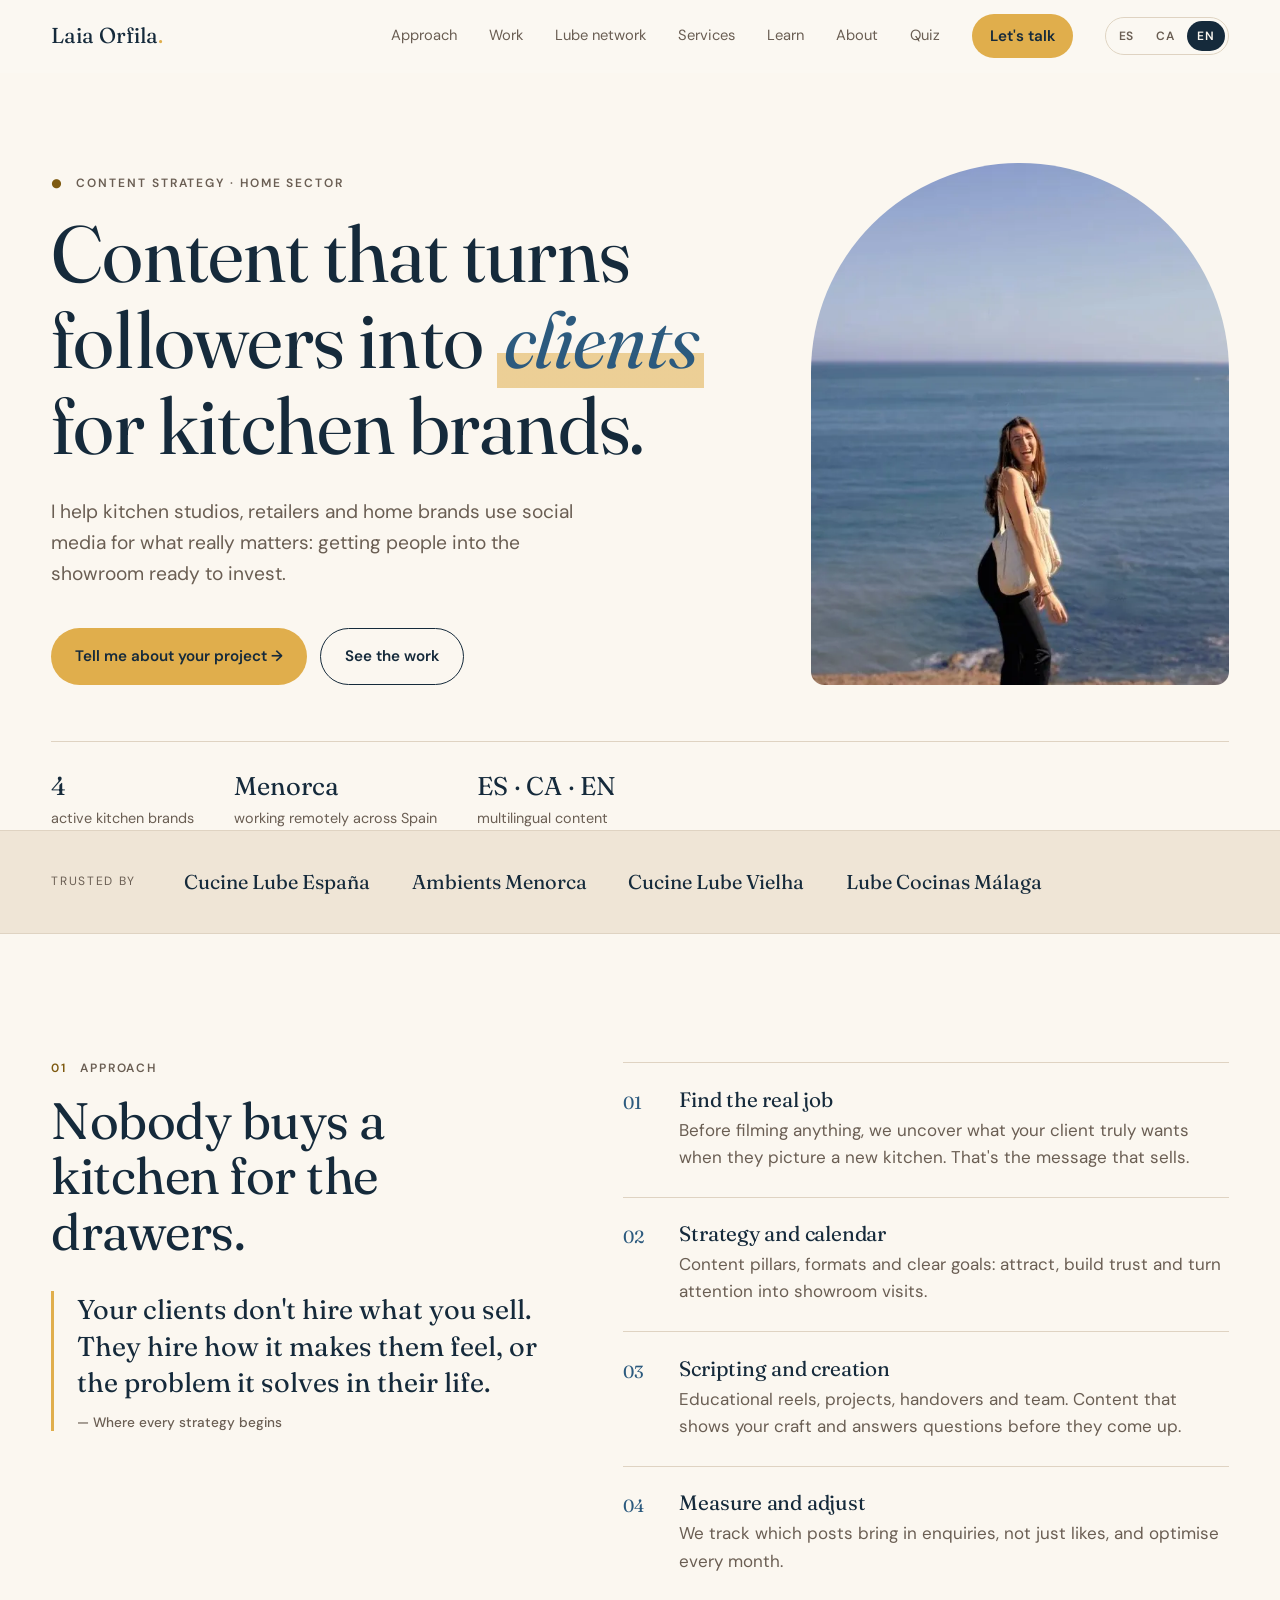
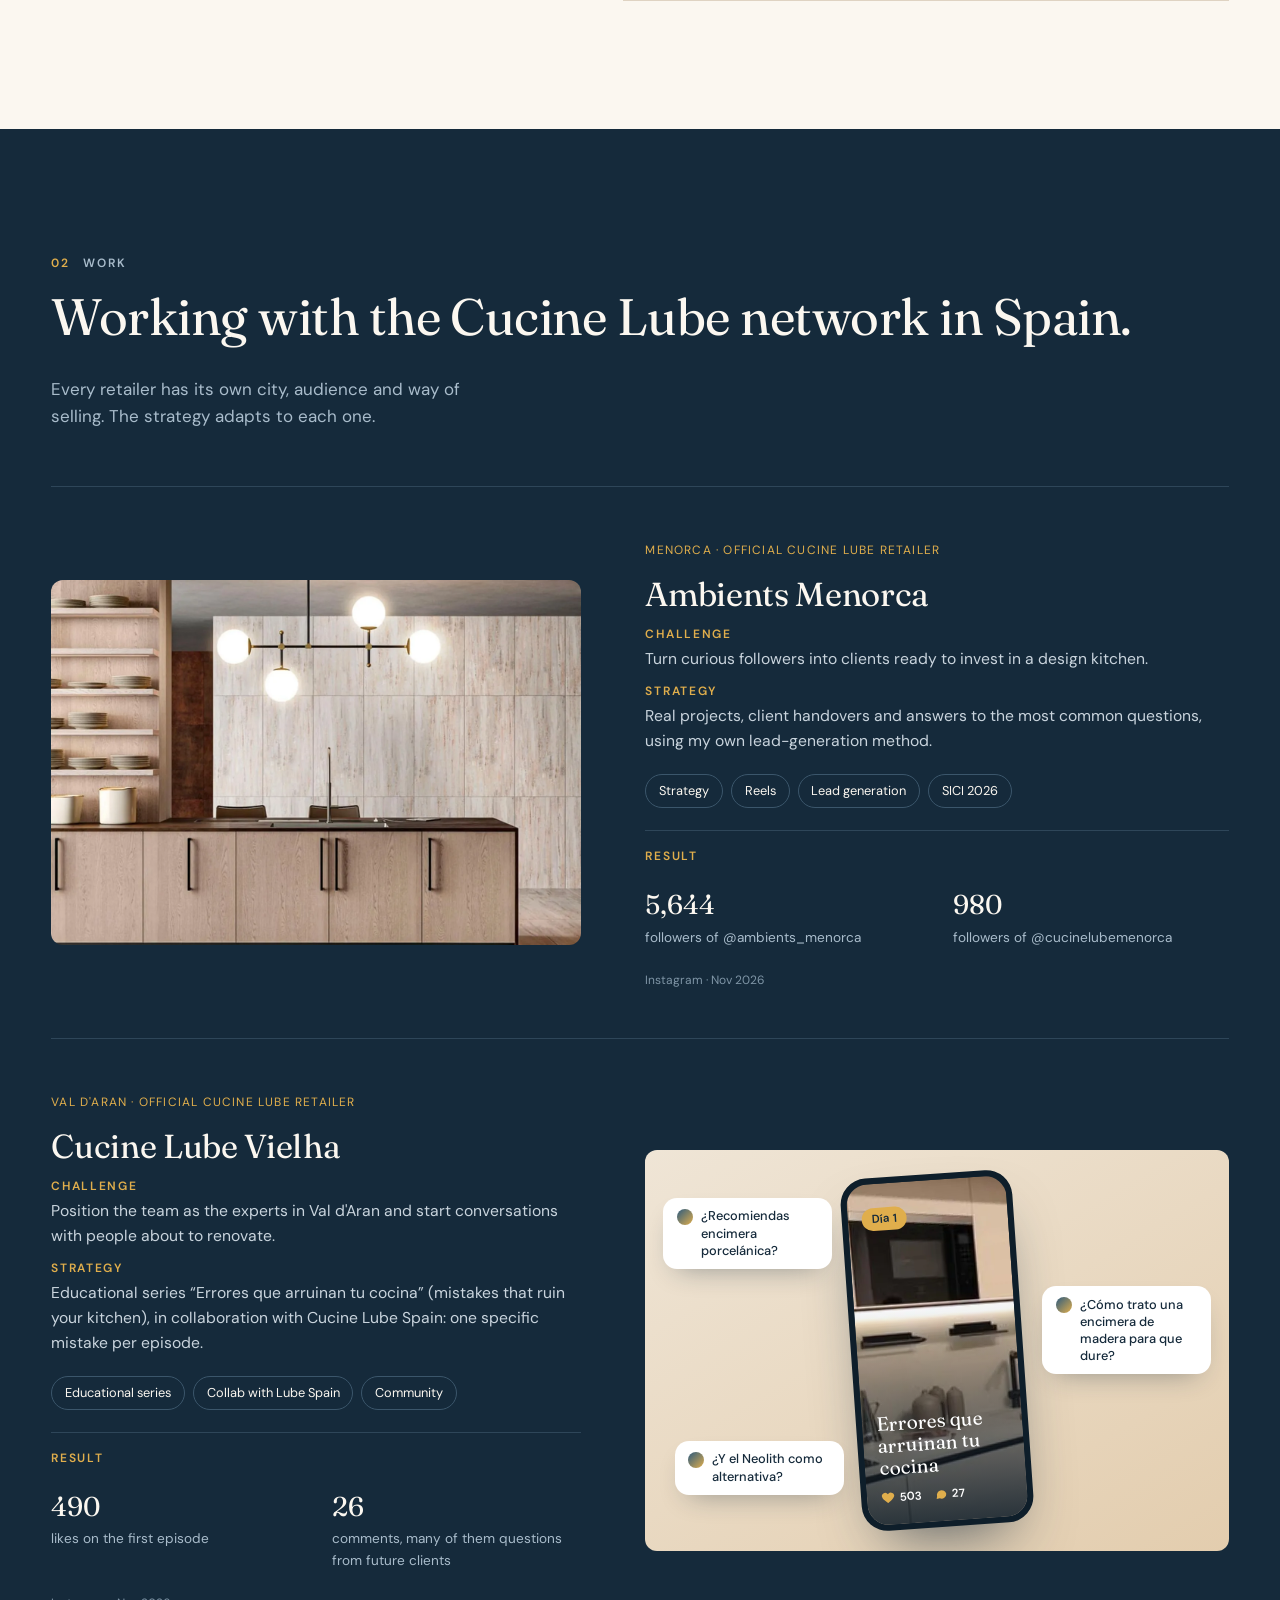
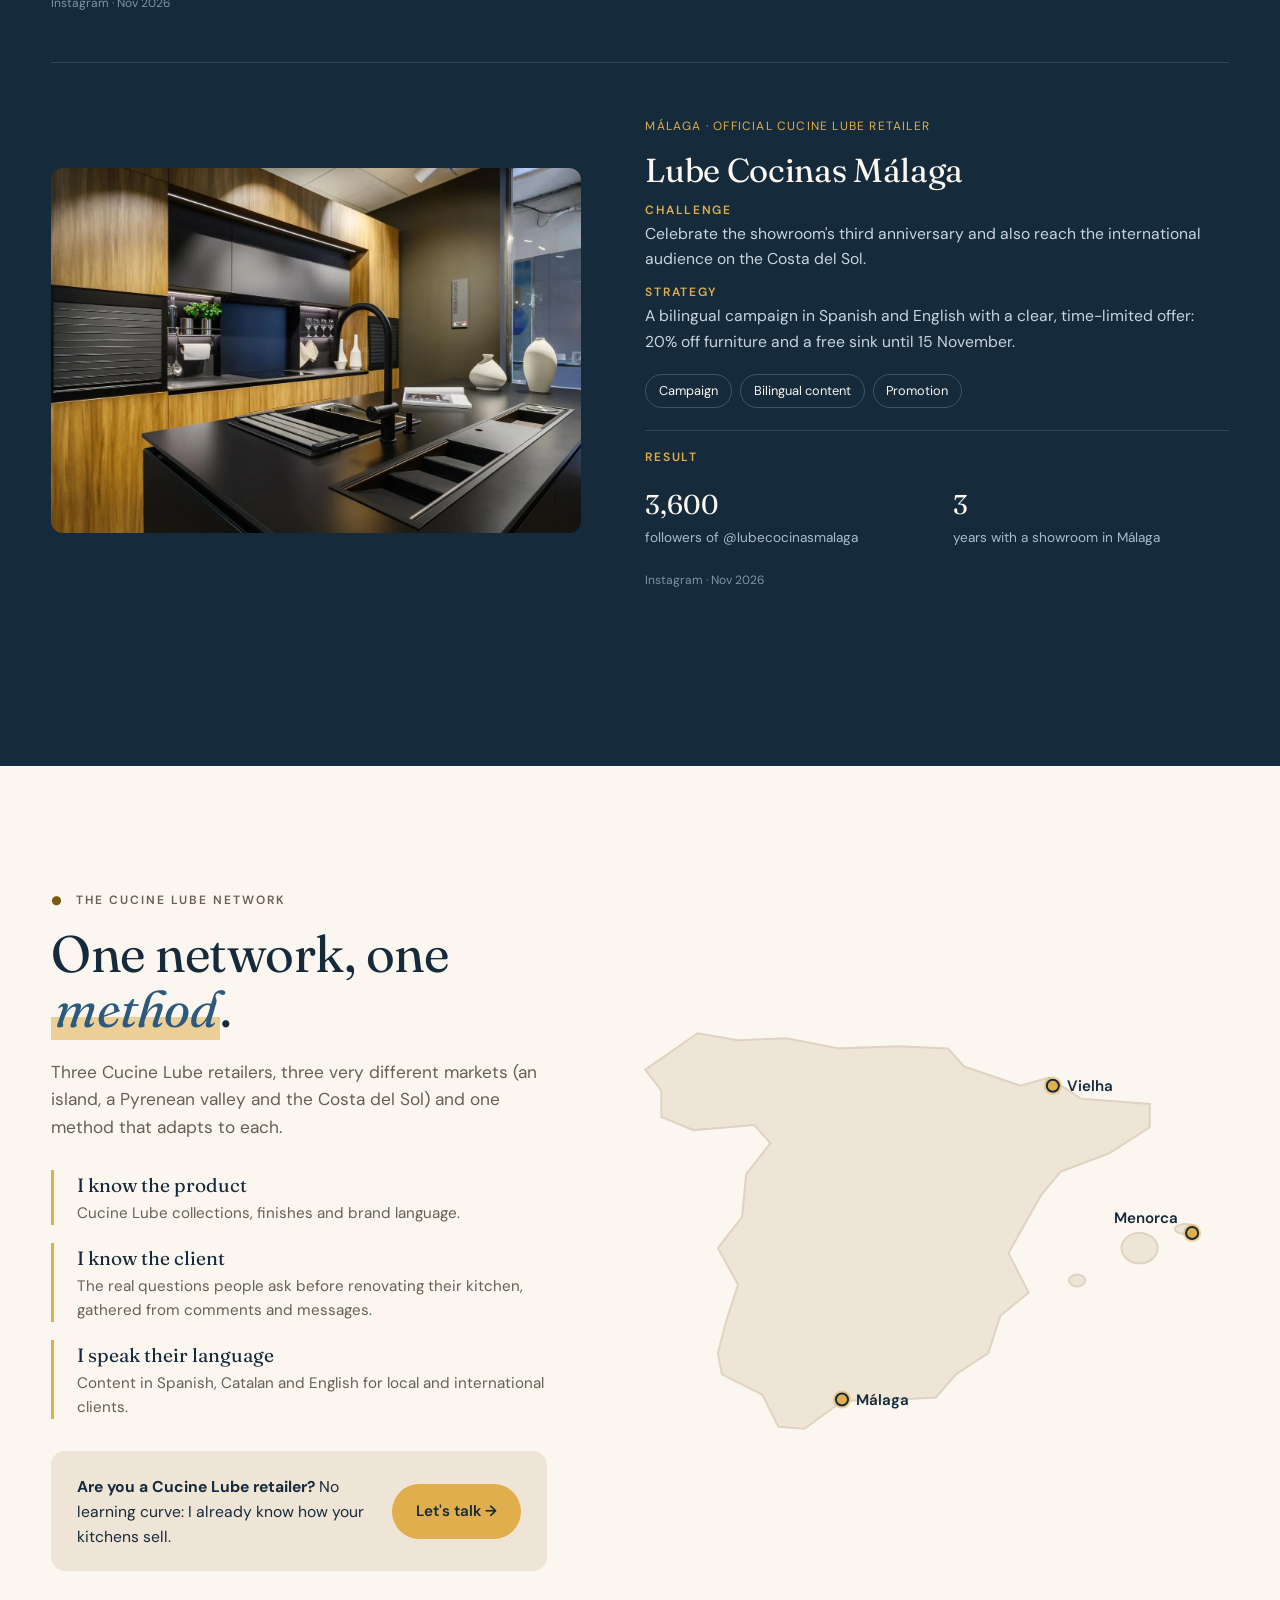
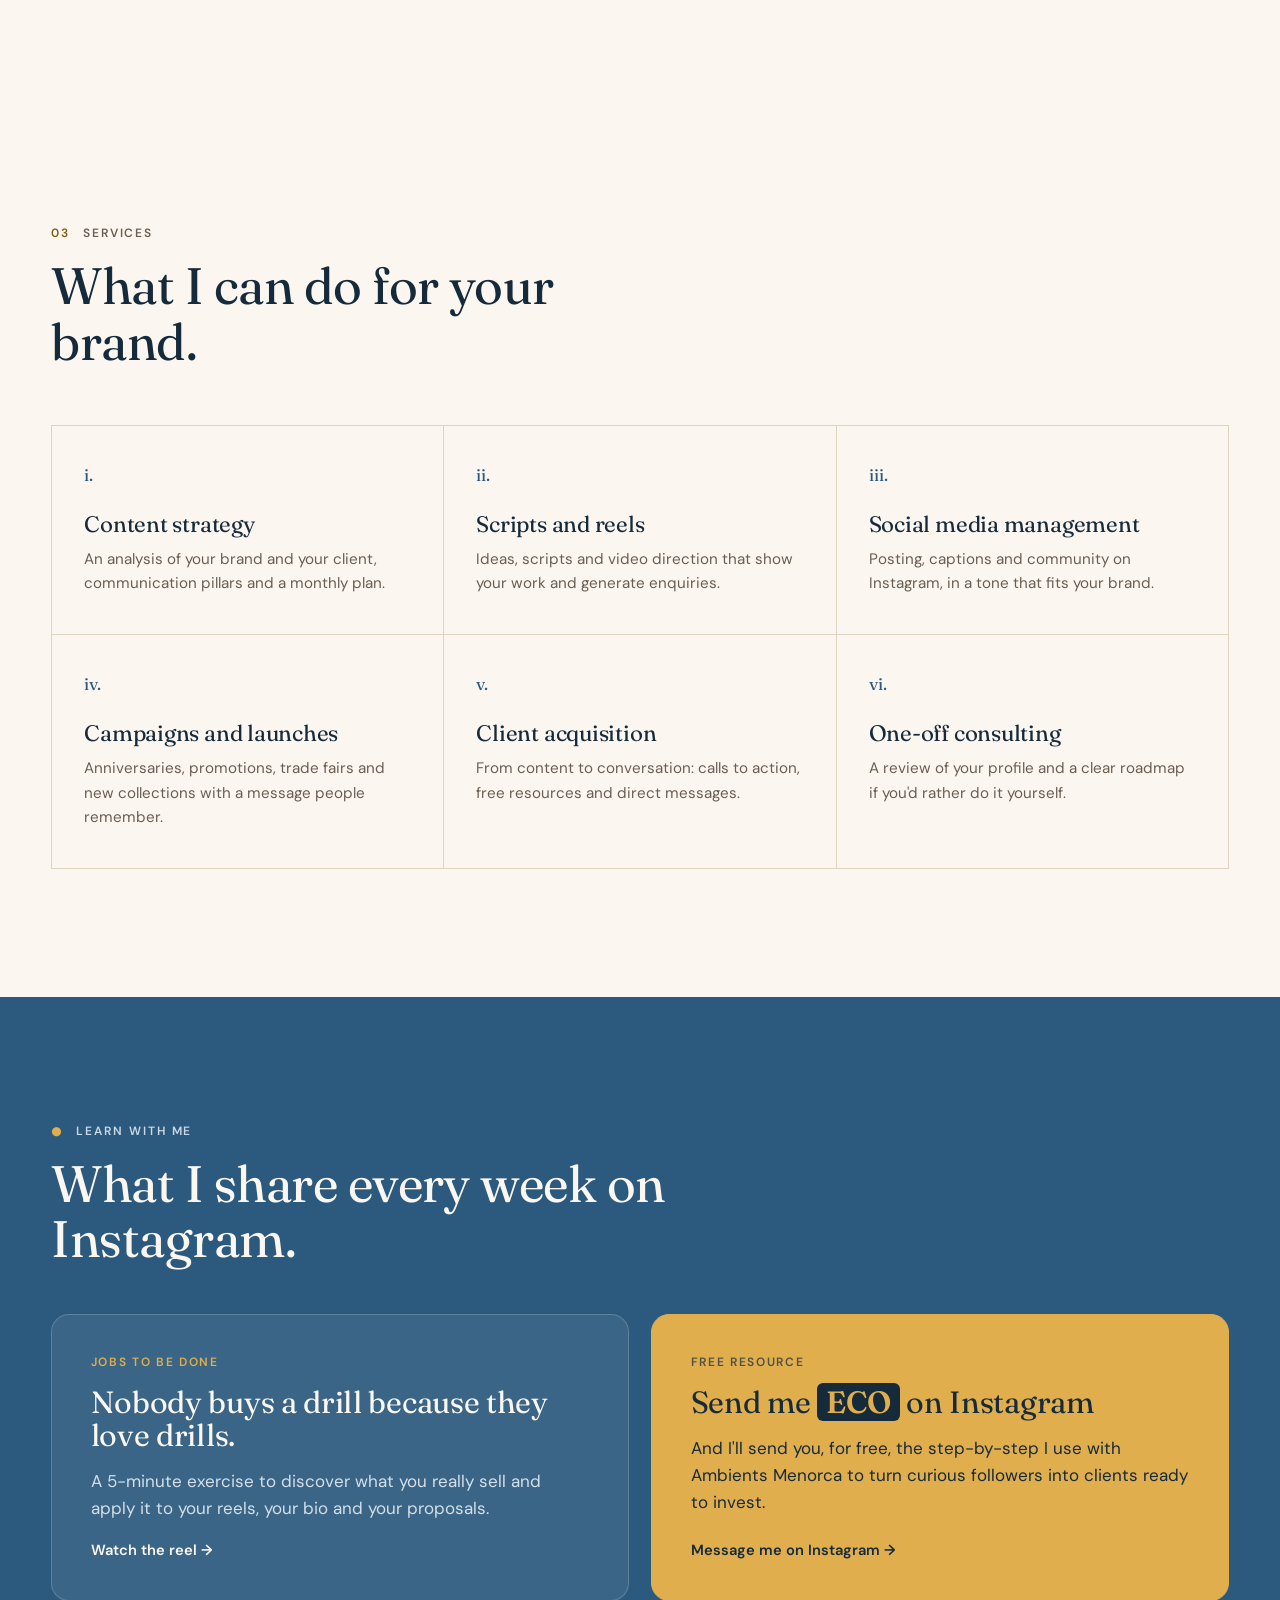
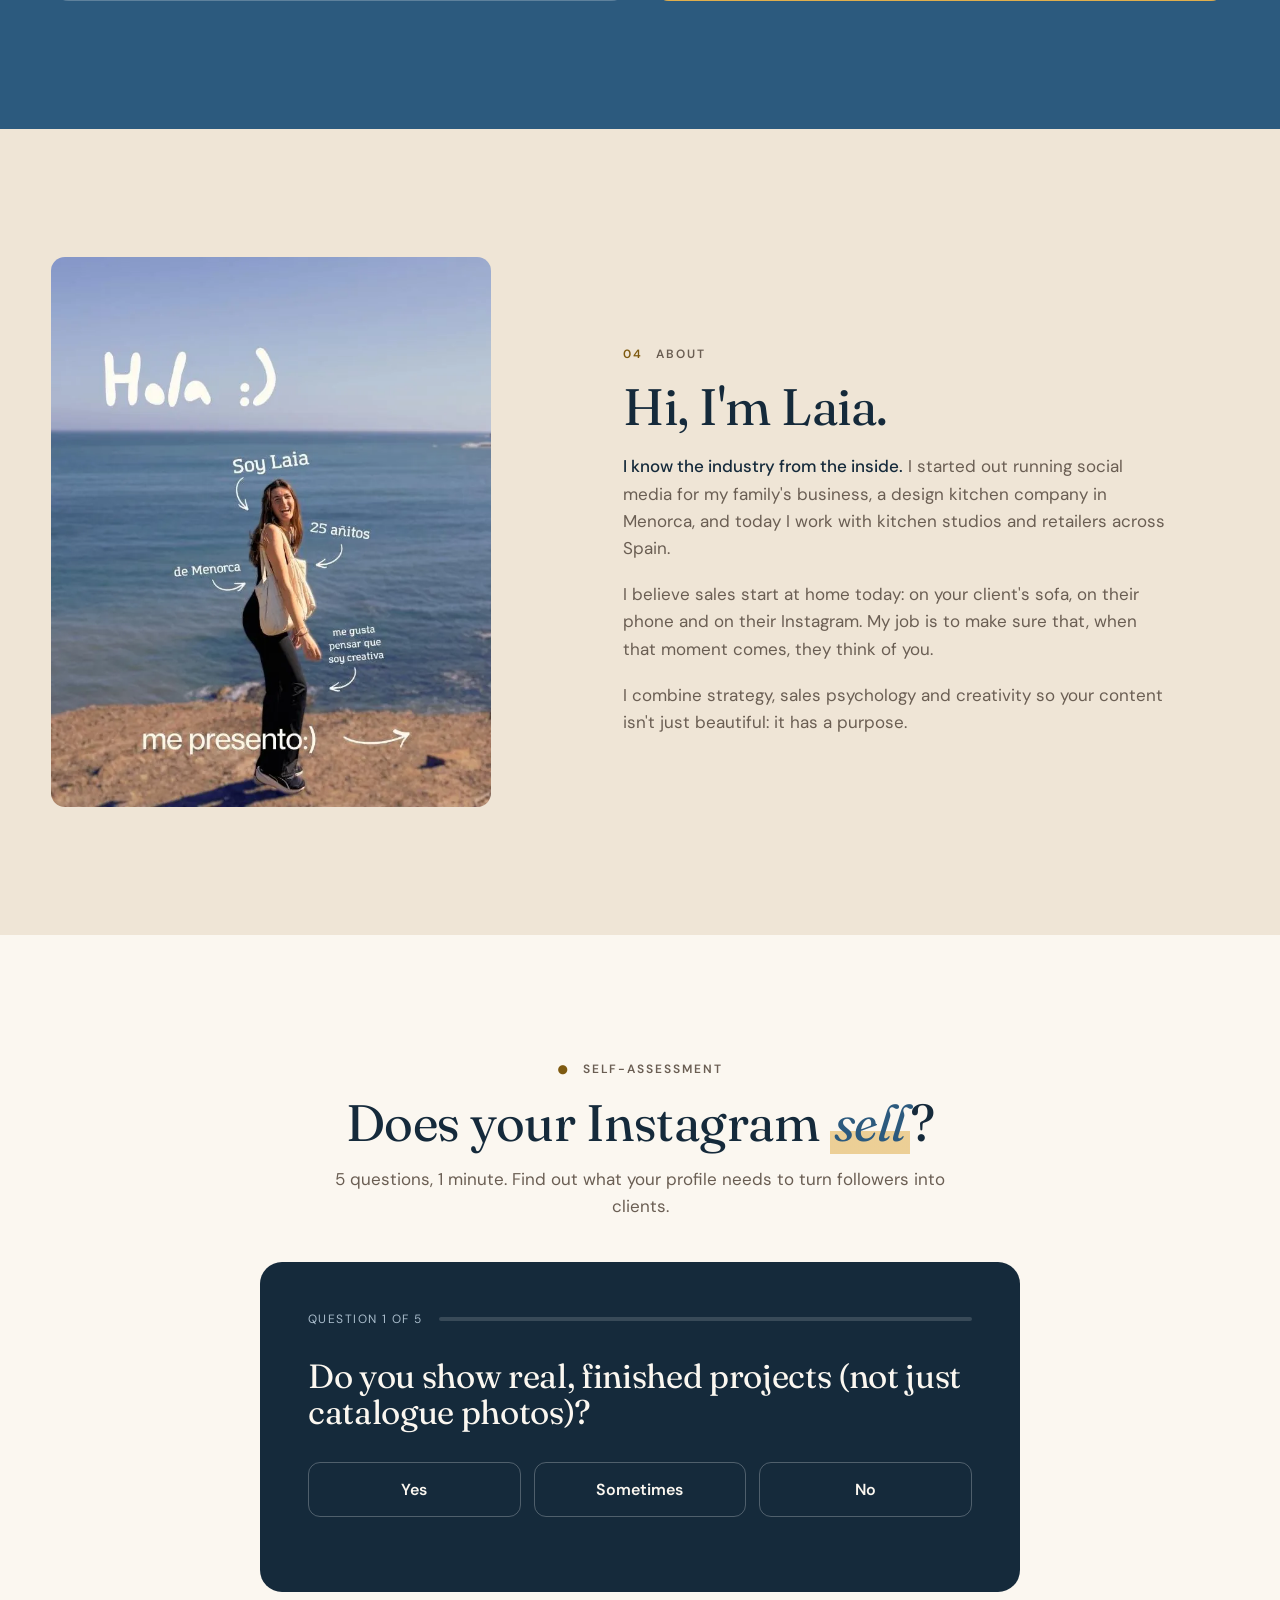
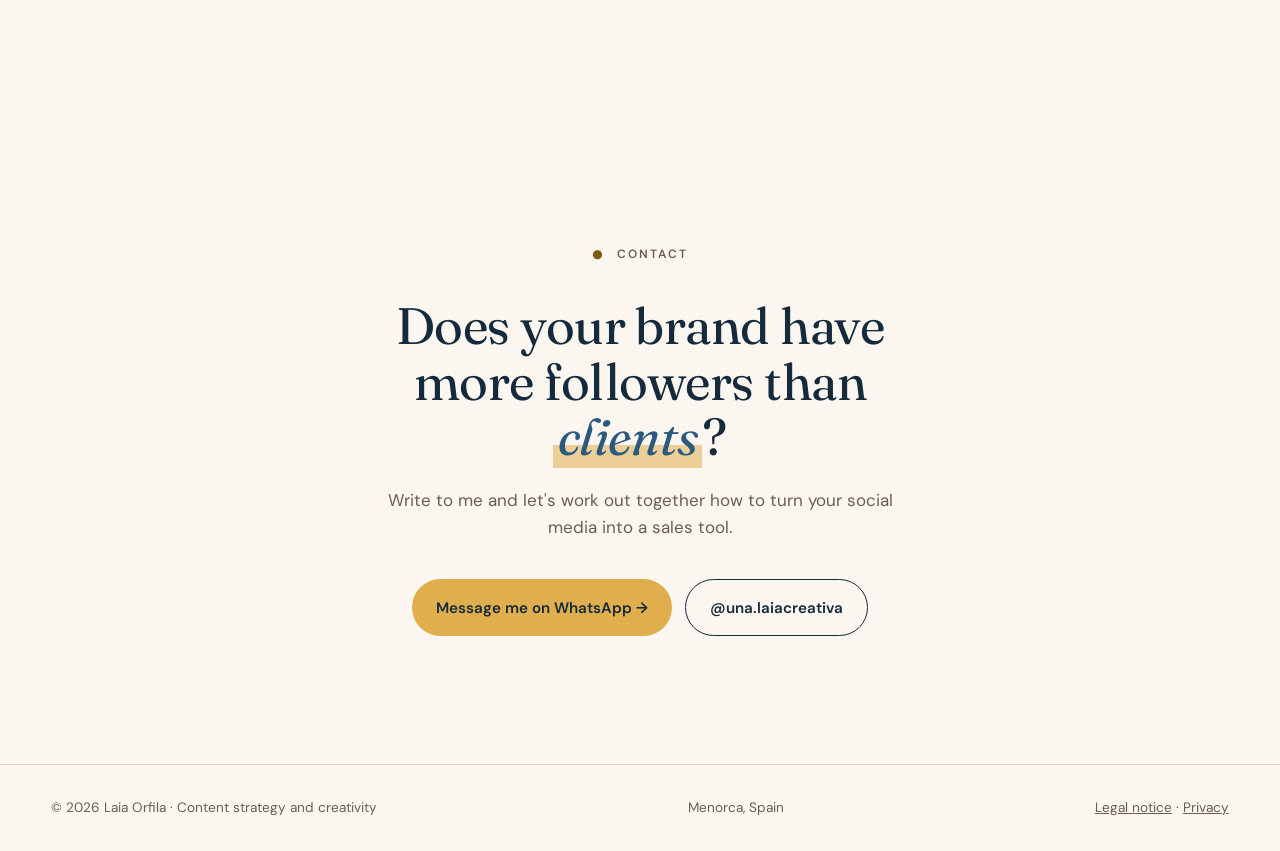
<file: index.html>
<!DOCTYPE html>
<html lang="es">
<head>
<meta charset="UTF-8">
<meta name="viewport" content="width=device-width, initial-scale=1">
<title>Laia Orfila · Estrategia de contenido para marcas del hogar</title>
<meta name="description" content="Estrategia de contenido y creatividad para estudios de cocina, distribuidores y marcas del sector hogar.">
<!-- PENDIENTE (versión de prueba): fotos de Laia, cifras de resultados por caso, permiso de las marcas, email de contacto. Busca la clase .tbd -->
<meta name="theme-color" content="#152A3B">
<link rel="icon" href="data:image/svg+xml,%3Csvg xmlns='http://www.w3.org/2000/svg' viewBox='0 0 64 64'%3E%3Crect width='64' height='64' rx='14' fill='%23152A3B'/%3E%3Ctext x='32' y='46' font-family='Georgia,serif' font-size='40' text-anchor='middle' fill='%23E0AE4C'%3EL%3C/text%3E%3C/svg%3E">
<!-- URL pública (GitHub Pages). Si se usa un dominio propio, cambiar aquí, en og:url, og:image y sitemap.xml -->
<link rel="canonical" href="https://josemaleon.github.io/portfolio-laia/">
<meta property="og:url" content="https://josemaleon.github.io/portfolio-laia/">
<meta property="og:type" content="website">
<meta property="og:title" content="Laia Orfila · Estrategia de contenido para marcas del hogar">
<meta property="og:description" content="Contenido que convierte seguidores en clientes para estudios y distribuidores de cocinas de diseño.">
<meta property="og:image" content="https://josemaleon.github.io/portfolio-laia/img/og.jpg">
<meta property="og:image:width" content="1200"><meta property="og:image:height" content="630">
<meta property="og:locale" content="es_ES"><meta property="og:locale:alternate" content="ca_ES"><meta property="og:locale:alternate" content="en_GB">
<meta name="twitter:card" content="summary_large_image">
<script type="application/ld+json">{"@context":"https://schema.org","@type":"ProfessionalService","name":"Laia Orfila · Estrategia de contenido","description":"Estrategia de contenido y creatividad para estudios de cocina, distribuidores y marcas del sector hogar.","founder":{"@type":"Person","name":"Laia Orfila"},"address":{"@type":"PostalAddress","addressRegion":"Menorca","addressCountry":"ES"},"areaServed":"ES","knowsLanguage":["es","ca","en"],"url":"https://josemaleon.github.io/portfolio-laia/","image":"https://josemaleon.github.io/portfolio-laia/img/og.jpg","sameAs":["https://www.instagram.com/una.laiacreativa/"]}</script>
<link rel="preconnect" href="https://fonts.googleapis.com">
<link rel="preconnect" href="https://fonts.gstatic.com" crossorigin>
<link href="https://fonts.googleapis.com/css2?family=Fraunces:opsz,wght@9..144,300;9..144,400;9..144,600&family=DM+Sans:wght@400;500;600&display=swap" rel="stylesheet">
<link rel="stylesheet" href="css/estilos.css">
</head>
<body>

<a class="skip" href="#contenido" data-i18n="skip">Saltar al contenido</a>
<nav id="nav">
  <div class="wrap">
    <a href="#" class="logo">Laia Orfila<span>.</span></a>
    <div class="links">
      <a href="#metodo" data-i18n="nav.m">Método</a>
      <a href="#casos" data-i18n="nav.c">Casos</a>
      <a href="#red" data-i18n="nav.r">Red Lube</a>
      <a href="#servicios" data-i18n="nav.s">Servicios</a>
      <a href="#aprende" data-i18n="nav.e">Aprende</a>
      <a href="#sobre-mi" data-i18n="nav.a">Sobre mí</a>
      <a href="#test" data-i18n="nav.t">Test</a>
      <a href="https://wa.link/pn85h8" class="btn btn-dark" target="_blank" rel="noopener" data-i18n="nav.cta">Hablemos</a>
      <div class="lang" role="group" aria-label="Idioma / Language"><button data-lang="es">ES</button><button data-lang="ca">CA</button><button data-lang="en">EN</button></div>
      <button class="menu-btn" aria-label="Menú" aria-expanded="false" aria-controls="mnav"><span></span><span></span><span></span></button>
    </div>
  </div>
  <div class="mnav" id="mnav" hidden><a href="#metodo" data-i18n="nav.m">Método</a><a href="#casos" data-i18n="nav.c">Casos</a><a href="#red" data-i18n="nav.r">Red Lube</a><a href="#servicios" data-i18n="nav.s">Servicios</a><a href="#aprende" data-i18n="nav.e">Aprende</a><a href="#sobre-mi" data-i18n="nav.a">Sobre mí</a><a href="#test" data-i18n="nav.t">Test</a></div>
</nav>

<header class="hero" id="contenido" tabindex="-1">
  <div class="wrap hero-grid">
    <div class="r">
      <p class="eyebrow" data-i18n="h.eye"><b>●</b> Estrategia de contenido · Sector hogar</p>
      <h1 style="margin-top:1.4rem" data-i18n="h.h1">Contenido que convierte seguidores en <em>clientes</em> para marcas de cocina.</h1>
      <p class="lead" data-i18n="h.lead">Ayudo a estudios de cocina, distribuidores y marcas del hogar a usar sus redes para lo que importa: que la gente entre en el showroom con ganas de invertir.</p>
      <div class="cta-row">
        <a href="https://wa.link/pn85h8" class="btn btn-dark" target="_blank" rel="noopener" data-i18n="h.b1">Cuéntame tu proyecto →</a>
        <a href="#casos" class="btn btn-line" data-i18n="h.b2">Ver casos</a>
      </div>
    </div>
    <div class="photo r has-img"><img src="img/laia.webp" alt="Laia Orfila sonriendo junto al mar en la costa de Menorca" width="592" height="740" fetchpriority="high"></div>
  </div>
  <div class="wrap hero-meta r">
    <div data-i18n="meta1"><strong>4</strong>marcas de cocina activas</div>
    <div data-i18n="meta2"><strong>Menorca</strong>trabajo en remoto, toda España</div>
    <div data-i18n="meta3"><strong>ES · CA · EN</strong>contenido multilingüe</div>
  </div>
</header>

<div class="clients">
  <div class="wrap">
    <small data-i18n="cli">Han confiado en mí</small>
    <ul>
      <li>Cucine Lube España</li>
      <li>Ambients Menorca</li>
      <li>Cucine Lube Vielha</li>
      <li>Lube Cocinas Málaga</li>
    </ul>
  </div>
</div>

<section id="metodo">
  <div class="wrap split">
    <div class="r">
      <p class="eyebrow" data-i18n="m.eye"><b>01</b> Método</p>
      <h2 style="margin-top:1.2rem" data-i18n="m.h2">Nadie compra una cocina por los cajones.</h2>
      <p class="quote" data-i18n="m.q">Tu cliente no contrata lo que vendes, sino lo que le hace sentir o le resuelve en su vida.<small>— Así empieza cada estrategia</small></p>
    </div>
    <ol class="steps r">
      <li><div data-i18n="m.s1"><h3>Encontrar el trabajo real</h3><p>Antes de grabar nada, descubrimos qué quiere de verdad tu cliente cuando piensa en una cocina nueva. Ahí está el mensaje que vende.</p></div></li>
      <li><div data-i18n="m.s2"><h3>Estrategia y calendario</h3><p>Pilares de contenido, formatos y objetivos claros: atraer, generar confianza y convertir en visitas al showroom.</p></div></li>
      <li><div data-i18n="m.s3"><h3>Guion y creación</h3><p>Reels educativos, proyectos, entregas y equipo. Contenido que muestra tu oficio y responde las dudas antes de que lleguen.</p></div></li>
      <li><div data-i18n="m.s4"><h3>Medir y ajustar</h3><p>Revisamos qué publicaciones generan consultas, no solo likes, y optimizamos cada mes.</p></div></li>
    </ol>
  </div>
</section>

<section class="cases" id="casos">
  <div class="wrap">
    <div class="cases-head r">
      <div>
        <p class="eyebrow" data-i18n="c.eye"><b>02</b> Casos</p>
        <h2 style="margin-top:1.2rem" data-i18n="c.h2">Trabajo con la red de Cucine Lube en España.</h2>
      </div>
      <p data-i18n="c.p">Cada distribuidor tiene su ciudad, su público y su manera de vender. La estrategia se adapta a cada uno.</p>
    </div>

    <article class="case r">
      <div class="case-visual"><img src="img/caso-menorca-hd.webp" alt="Cocina Cucine Lube de madera clara con isla y lámpara de globos, del catálogo de Ambients Menorca" width="1400" height="963" loading="lazy" decoding="async"></div>
      <div>
        <span class="tag" data-i18n="k1.tag">Menorca · Distribuidor oficial Cucine Lube</span>
        <h3>Ambients Menorca</h3>
        <div class="rer" data-i18n="k1.p"><div><b>Reto</b>Convertir seguidores curiosos en clientes dispuestos a invertir en una cocina de diseño.</div><div><b>Estrategia</b>Proyectos reales, entregas a clientes y respuestas a las dudas más frecuentes, con un método propio de captación.</div></div>
        <ul class="chips" data-i18n="k1.ch"><li>Estrategia</li><li>Reels</li><li>Captación</li><li>SICI 2026</li></ul>
        <div class="result" data-i18n="k1.r"><div class="lbl">Resultado</div><div><strong data-count="5697">5.697</strong>seguidores de @ambients_menorca</div><div><strong data-count="989">989</strong>seguidores de @cucinelubemenorca</div><div class="src">Instagram · nov. 2026</div></div>
      </div>
    </article>

    <article class="case r">
      <div class="case-visual phone-scene" role="img" aria-label="Reel de la serie Errores que arruinan tu cocina con 503 me gusta, 27 comentarios y preguntas de seguidores">
          <div class="phone"><div class="screen">
            <em class="pill">Día 1</em>
            <strong class="ttl">Errores que arruinan tu cocina</strong>
            <div class="stats"><i><svg viewBox="0 0 24 24"><path d="M12 21s-7-4.6-9.5-9A5.5 5.5 0 0 1 12 6a5.5 5.5 0 0 1 9.5 6c-2.5 4.4-9.5 9-9.5 9z"/></svg>503</i><i><svg viewBox="0 0 24 24"><path d="M21 12a8 8 0 0 1-11.6 7.1L4 20l1-4.6A8 8 0 1 1 21 12z"/></svg>27</i></div>
          </div></div>
          <p class="q q1">¿Recomiendas encimera porcelánica?</p>
          <p class="q q2">¿Cómo trato una encimera de madera para que dure?</p>
          <p class="q q3">¿Y el Neolith como alternativa?</p>
        </div>
      <div>
        <span class="tag" data-i18n="k2.tag">Val d'Aran · Distribuidor oficial Cucine Lube</span>
        <h3>Cucine Lube Vielha</h3>
        <div class="rer" data-i18n="k2.p"><div><b>Reto</b>Posicionar al equipo como experto en la Val d'Aran y abrir conversación con quien está a punto de reformar.</div><div><b>Estrategia</b>Serie educativa “Errores que arruinan tu cocina”, en colaboración con Cucine Lube España: un error concreto en cada capítulo.</div></div>
        <ul class="chips" data-i18n="k2.ch"><li>Serie educativa</li><li>Colaboración con Lube España</li><li>Comunidad</li></ul>
        <div class="result" data-i18n="k2.r"><div class="lbl">Resultado</div><div><strong data-count="503">503</strong>me gusta en el primer capítulo</div><div><strong data-count="27">27</strong>comentarios, muchos con preguntas de futuros clientes</div><div class="src">Instagram · nov. 2026</div></div>
      </div>
    </article>

    <article class="case r">
      <div class="case-visual"><img src="img/caso-malaga-hd.webp" alt="Cocina Cucine Lube con isla negra y muebles de madera en el showroom de Lube Cocinas Málaga" width="1400" height="963" loading="lazy" decoding="async"></div>
      <div>
        <span class="tag" data-i18n="k3.tag">Málaga · Distribuidor oficial Cucine Lube</span>
        <h3>Lube Cocinas Málaga</h3>
        <div class="rer" data-i18n="k3.p"><div><b>Reto</b>Celebrar el tercer aniversario del showroom y llegar también al público internacional de la Costa del Sol.</div><div><b>Estrategia</b>Campaña bilingüe, en castellano e inglés, con una oferta clara y limitada en el tiempo: 20 % en muebles y fregadero de regalo hasta el 15 de noviembre.</div></div>
        <ul class="chips" data-i18n="k3.ch"><li>Campaña</li><li>Contenido bilingüe</li><li>Promoción</li></ul>
        <div class="result" data-i18n="k3.r"><div class="lbl">Resultado</div><div><strong data-count="3819">3.819</strong>seguidores de @lubecocinasmalaga</div><div><strong data-count="3">3</strong>años de showroom en Málaga</div><div class="src">Instagram · nov. 2026</div></div>
      </div>
    </article>
  </div>
</section>

<section class="net" id="red">
  <div class="wrap split">
    <div class="r">
      <p class="eyebrow" data-i18n="net.eye"><b>●</b> Red Cucine Lube</p>
      <h2 style="margin-top:1.2rem" data-i18n="net.h2">Una red, un <em>método</em>.</h2>
      <p class="net-lead" data-i18n="net.p">Tres distribuidores de Cucine Lube, tres mercados muy distintos (una isla, un valle del Pirineo y la Costa del Sol) y un mismo método que se adapta a cada uno.</p>
      <ul class="pillars">
        <li data-i18n="net.l1"><strong>Conozco el producto</strong>Colecciones, acabados y lenguaje de marca de Cucine Lube.</li>
        <li data-i18n="net.l2"><strong>Conozco al cliente</strong>Las dudas reales de quien va a reformar su cocina, recogidas en comentarios y mensajes.</li>
        <li data-i18n="net.l3"><strong>Hablo su idioma</strong>Contenido en castellano, catalán e inglés para clientes locales e internacionales.</li>
      </ul>
      <div class="net-cta">
        <p data-i18n="net.cta"><strong>¿Eres distribuidor de Cucine Lube?</strong> Empezamos sin curva de aprendizaje: ya sé cómo se vende tu cocina.</p>
        <a href="https://wa.link/pn85h8" class="btn btn-dark" target="_blank" rel="noopener" data-i18n="net.b">Hablemos →</a>
      </div>
    </div>
    <div class="map r"><svg viewBox="0 0 600 440" role="img" aria-label="Mapa de España con Menorca, Vielha y Málaga"><path d="M22 62 L74 26 L114 33 L162 31 L214 41 L274 39 L322 41 L338 59 L394 78 L422 70 L454 91 L522 96 L522 119 L482 145 L434 163 L414 187 L382 244 L402 283 L374 306 L362 343 L330 364 L310 387 L254 390 L218 390 L180 418 L154 416 L138 384 L98 364 L94 343 L102 312 L114 275 L94 239 L118 208 L122 166 L146 135 L130 117 L70 122 L38 109 L38 83 Z" class="land"/><g class="land"><ellipse cx="512" cy="239" rx="18" ry="15"/><ellipse cx="558" cy="220" rx="11" ry="5"/><ellipse cx="450" cy="271" rx="8" ry="6"/></g><g transform="translate(564 224)"><circle class="pulse" r="9"/><circle r="6" class="dot"/><text x="-14" y="-10" text-anchor="end">Menorca</text></g><g transform="translate(426 78)"><circle class="pulse" r="9"/><circle r="6" class="dot"/><text x="14" y="5" text-anchor="start">Vielha</text></g><g transform="translate(217 389)"><circle class="pulse" r="9"/><circle r="6" class="dot"/><text x="14" y="5" text-anchor="start">Málaga</text></g></svg></div>
  </div>
</section>

<section id="servicios">
  <div class="wrap">
    <div class="r">
      <p class="eyebrow" data-i18n="s.eye"><b>03</b> Servicios</p>
      <h2 style="margin-top:1.2rem;max-width:18ch" data-i18n="s.h2">Lo que puedo hacer por tu marca.</h2>
    </div>
    <div class="svc-grid r">
      <div class="svc" data-i18n="sv1"><span class="n">i.</span><h3>Estrategia de contenido</h3><p>Análisis de tu marca y tu cliente, pilares de comunicación y plan mensual.</p></div>
      <div class="svc" data-i18n="sv2"><span class="n">ii.</span><h3>Guiones y reels</h3><p>Ideas, guiones y dirección de vídeos que enseñan tu trabajo y generan consultas.</p></div>
      <div class="svc" data-i18n="sv3"><span class="n">iii.</span><h3>Gestión de redes</h3><p>Publicación, copys y comunidad en Instagram, con un tono coherente con tu marca.</p></div>
      <div class="svc" data-i18n="sv4"><span class="n">iv.</span><h3>Campañas y lanzamientos</h3><p>Aniversarios, promociones, ferias y nuevas colecciones con un mensaje que se recuerde.</p></div>
      <div class="svc" data-i18n="sv5"><span class="n">v.</span><h3>Captación de clientes</h3><p>Del contenido a la conversación: llamadas a la acción, recursos gratuitos y mensajes directos.</p></div>
      <div class="svc" data-i18n="sv6"><span class="n">vi.</span><h3>Consultoría puntual</h3><p>Revisión de tu perfil y una hoja de ruta clara si prefieres hacerlo tú.</p></div>
    </div>
  </div>
</section>

<section class="edu" id="aprende">
  <div class="wrap">
    <div class="r"><p class="eyebrow" data-i18n="edu.eye"><b>●</b> Aprende conmigo</p><h2 style="margin-top:1.2rem;max-width:20ch" data-i18n="edu.h2">Lo que comparto cada semana en Instagram.</h2></div>
    <div class="edu-grid r">
      <a class="edu-card" href="https://www.instagram.com/una.laiacreativa/reel/DZnEpezMc6M/" target="_blank" rel="noopener" data-i18n="edu.c1"><span class="k">Jobs To Be Done</span><h3>Nadie compra un taladro porque le encante el taladro.</h3><p>Un ejercicio de 5 minutos para descubrir qué vendes de verdad y aplicarlo a tus reels, tu bio y tus propuestas.</p><span class="more">Ver el reel →</span></a>
      <a class="edu-card eco" href="https://ig.me/m/una.laiacreativa" target="_blank" rel="noopener" data-i18n="edu.c2"><span class="k">Recurso gratuito</span><h3>Escríbeme <b>ECO</b> en Instagram</h3><p>Y te mando gratis el paso a paso que uso con Ambients Menorca para convertir seguidores curiosos en clientes dispuestos a invertir.</p><span class="more">Escribir por Instagram →</span></a>
    </div>
  </div>
</section>

<section class="about" id="sobre-mi">
  <div class="wrap split">
    <div class="photo r has-img"><img src="img/laia-hola.webp" alt="Presentación de Laia en Instagram: Hola, soy Laia, 25 añitos, de Menorca, me gusta pensar que soy creativa" width="712" height="890" loading="lazy" decoding="async"></div>
    <div class="r">
      <p class="eyebrow" data-i18n="a.eye"><b>04</b> Sobre mí</p>
      <h2 style="margin-top:1.2rem" data-i18n="a.h2">Hola, soy Laia.</h2>
      <p data-i18n="a.p1"><strong>Conozco el sector desde dentro.</strong> Empecé gestionando las redes sociales de la empresa familiar, dedicada al diseño de cocinas en Menorca, y hoy trabajo con estudios y distribuidores de cocinas de diseño de toda España.</p>
      <p data-i18n="a.p2">Creo que hoy la venta empieza en casa: en el sofá de tu cliente, en su móvil y en su Instagram. Mi trabajo es que, cuando llegue ese momento, piense en ti.</p>
      <p data-i18n="a.p3">Combino estrategia, psicología de venta y creatividad para que tu contenido no solo sea bonito, sino que tenga un propósito.</p>
    </div>
  </div>
</section>

<section class="quiz" id="test">
  <div class="wrap">
    <div class="quiz-head r">
      <p class="eyebrow" data-i18n="quiz.eye"><b>●</b> Autodiagnóstico</p>
      <h2 data-i18n="quiz.h2">¿Tu Instagram <em>vende</em>?</h2>
      <p data-i18n="quiz.p">5 preguntas, 1 minuto. Descubre qué le falta a tu perfil para convertir seguidores en clientes.</p>
    </div>
    <div class="qz-card r" id="qz" aria-live="polite"></div>
  </div>
</section>

<section class="final">
  <div class="wrap r">
    <p class="eyebrow" data-i18n="f.eye"><b>●</b> Contacto</p>
    <h2 data-i18n="f.h2">¿Tu marca tiene más seguidores que <em>clientes</em>?</h2>
    <p data-i18n="f.p">Escríbeme y vemos juntos cómo convertir tus redes en una herramienta de venta.</p>
    <div class="cta-row">
      <a href="https://wa.link/pn85h8" class="btn btn-dark" target="_blank" rel="noopener" data-i18n="f.b1">Escríbeme por WhatsApp →</a>
      <a href="https://www.instagram.com/una.laiacreativa/" class="btn btn-line" target="_blank" rel="noopener">@una.laiacreativa</a>
    </div>
  </div>
</section>

<a class="wa-float" href="https://wa.link/pn85h8" target="_blank" rel="noopener" aria-label="Escribir a Laia por WhatsApp"><svg viewBox="0 0 261 262" aria-hidden="true"><path fill-rule="evenodd" d="M72 78 L67 86 L66 92 L65 93 L65 109 L66 110 L67 116 L73 128 L79 137 L91 151 L91 152 L103 164 L122 178 L136 185 L141 186 L144 188 L146 188 L153 191 L158 191 L159 192 L170 192 L171 191 L174 191 L183 187 L192 179 L195 171 L195 161 L193 159 L187 156 L185 156 L168 147 L166 147 L165 146 L161 147 L157 153 L148 163 L141 162 L126 154 L118 148 L108 138 L97 122 L97 119 L107 107 L108 105 L108 101 L106 98 L106 96 L103 91 L103 89 L101 86 L101 84 L98 79 L98 77 L96 73 L94 71 L91 71 L90 70 L83 70 L78 72ZM213 30 L196 18 L180 10 L178 10 L175 8 L173 8 L166 5 L163 5 L158 3 L154 3 L153 2 L147 2 L146 1 L134 1 L133 0 L128 0 L127 1 L114 1 L113 2 L108 2 L107 3 L103 3 L102 4 L95 5 L91 7 L88 7 L66 17 L46 31 L31 46 L20 61 L11 78 L8 88 L6 91 L6 94 L5 95 L5 98 L3 103 L3 107 L2 108 L2 114 L1 115 L1 145 L2 146 L2 152 L3 153 L3 157 L4 158 L5 165 L6 166 L9 177 L18 196 L17 197 L17 200 L13 211 L12 218 L10 222 L9 229 L7 233 L7 236 L4 244 L4 247 L3 248 L3 251 L1 255 L0 261 L15 258 L19 256 L30 254 L34 252 L37 252 L38 251 L53 248 L54 247 L64 245 L65 244 L69 244 L78 249 L80 249 L83 251 L85 251 L95 255 L98 255 L103 257 L107 257 L108 258 L114 258 L115 259 L145 259 L146 258 L157 257 L158 256 L169 254 L172 252 L180 250 L194 243 L214 229 L229 214 L243 194 L249 182 L249 180 L254 169 L254 166 L255 165 L256 158 L257 157 L257 153 L258 152 L258 147 L259 146 L259 133 L260 132 L260 127 L259 126 L259 114 L258 113 L257 102 L256 101 L256 98 L254 94 L254 91 L253 90 L252 85 L242 64 L230 47ZM199 46 L214 61 L224 75 L231 89 L231 91 L235 101 L235 104 L237 109 L237 115 L238 116 L238 144 L237 145 L237 150 L236 151 L235 159 L234 160 L232 168 L230 171 L230 173 L225 183 L213 200 L200 213 L183 225 L168 232 L166 232 L162 234 L159 234 L155 236 L151 236 L150 237 L145 237 L144 238 L116 238 L115 237 L105 236 L104 235 L98 234 L97 233 L92 232 L89 230 L87 230 L71 221 L66 222 L65 223 L62 223 L61 224 L58 224 L54 226 L39 229 L31 232 L30 231 L30 229 L33 221 L34 214 L36 210 L37 203 L39 199 L40 190 L35 183 L30 173 L30 171 L28 168 L28 166 L26 162 L26 159 L24 155 L23 145 L22 144 L22 116 L23 115 L24 105 L25 104 L26 98 L27 97 L28 92 L30 89 L30 87 L38 72 L46 61 L60 47 L77 35 L92 28 L94 28 L101 25 L109 24 L110 23 L115 23 L116 22 L128 22 L129 21 L131 21 L132 22 L144 22 L145 23 L151 23 L152 24 L159 25 L160 26 L171 29 L185 36Z"/></svg></a>

<footer>
  <div class="wrap">
    <span data-i18n="ft1">© 2026 Laia Orfila · Estrategia de contenido y creatividad</span>
    <span data-i18n="ft2">Menorca, España</span>
    <span data-i18n="ft3"><a href="aviso-legal.html">Aviso legal</a> · <a href="privacidad.html">Privacidad</a></span>
  </div>
</footer>

<script src="js/idiomas.js"></script>
<script src="js/main.js"></script>
</body>
</html>
</file>
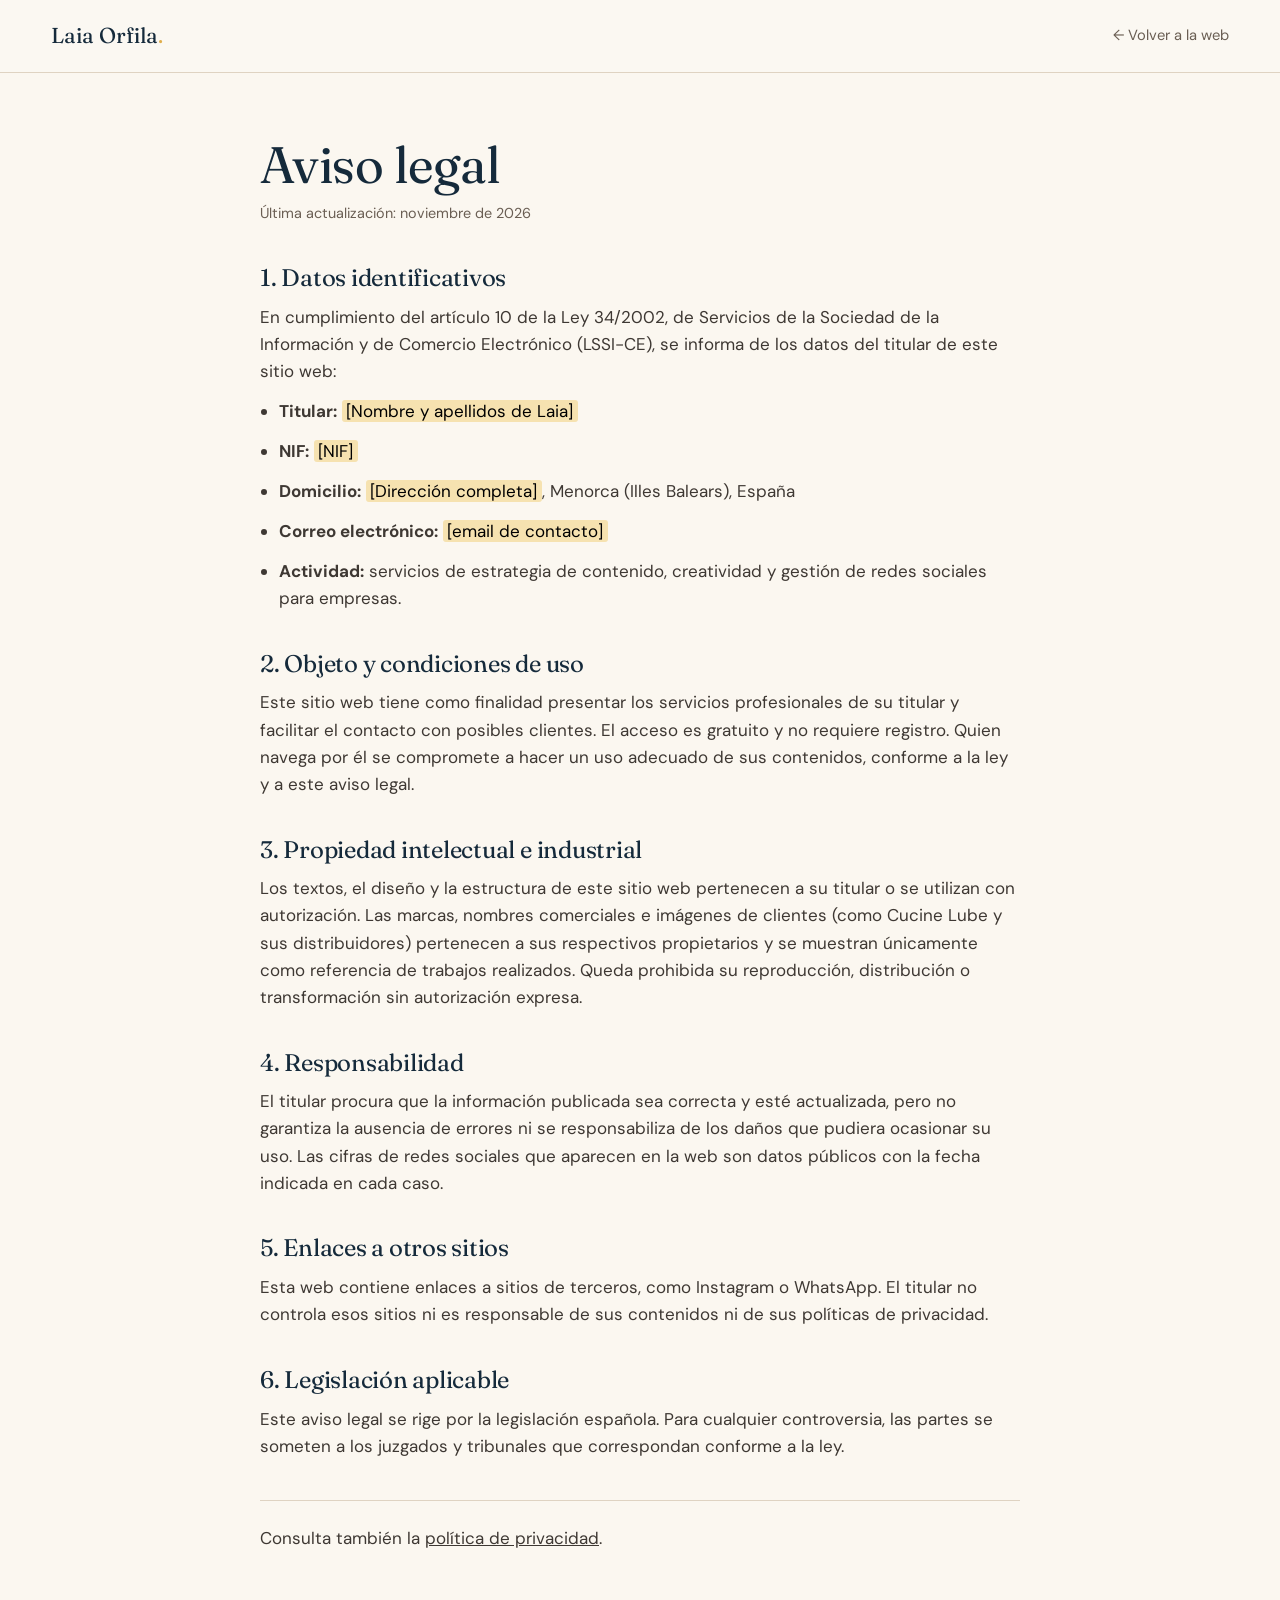
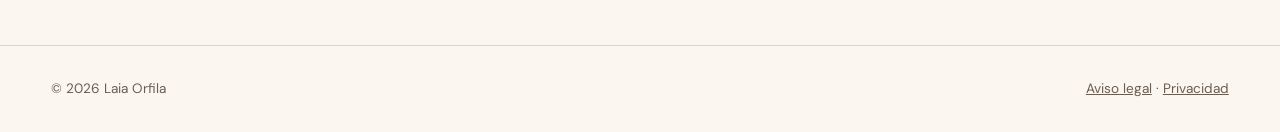
<file: aviso-legal.html>
<!DOCTYPE html>
<html lang="es">
<head>
<meta charset="UTF-8">
<meta name="viewport" content="width=device-width, initial-scale=1">
<title>Aviso legal · Laia Orfila</title>
<meta name="robots" content="noindex, follow">
<meta name="theme-color" content="#152A3B">
<link rel="icon" href="data:image/svg+xml,%3Csvg xmlns='http://www.w3.org/2000/svg' viewBox='0 0 64 64'%3E%3Crect width='64' height='64' rx='14' fill='%23152A3B'/%3E%3Ctext x='32' y='46' font-family='Georgia,serif' font-size='40' text-anchor='middle' fill='%23E0AE4C'%3EL%3C/text%3E%3C/svg%3E">
<link rel="preconnect" href="https://fonts.googleapis.com">
<link rel="preconnect" href="https://fonts.gstatic.com" crossorigin>
<link href="https://fonts.googleapis.com/css2?family=Fraunces:opsz,wght@9..144,300;9..144,400;9..144,600&family=DM+Sans:wght@400;500;600&display=swap" rel="stylesheet">
<link rel="stylesheet" href="css/estilos.css">
</head>
<body class="legal">
<!-- BORRADOR: completar los datos marcados en amarillo y revisar con un profesional antes de publicar -->
<nav class="scrolled"><div class="wrap"><a href="./" class="logo">Laia Orfila<span>.</span></a><a href="./" class="back">← Volver a la web</a></div></nav>

<main class="wrap legal-body">
  <h1>Aviso legal</h1>
  <p class="upd">Última actualización: noviembre de 2026</p>

  <h2>1. Datos identificativos</h2>
  <p>En cumplimiento del artículo 10 de la Ley 34/2002, de Servicios de la Sociedad de la Información y de Comercio Electrónico (LSSI-CE), se informa de los datos del titular de este sitio web:</p>
  <ul>
    <li><strong>Titular:</strong> <mark>[Nombre y apellidos de Laia]</mark></li>
    <li><strong>NIF:</strong> <mark>[NIF]</mark></li>
    <li><strong>Domicilio:</strong> <mark>[Dirección completa]</mark>, Menorca (Illes Balears), España</li>
    <li><strong>Correo electrónico:</strong> <mark>[email de contacto]</mark></li>
    <li><strong>Actividad:</strong> servicios de estrategia de contenido, creatividad y gestión de redes sociales para empresas.</li>
  </ul>

  <h2>2. Objeto y condiciones de uso</h2>
  <p>Este sitio web tiene como finalidad presentar los servicios profesionales de su titular y facilitar el contacto con posibles clientes. El acceso es gratuito y no requiere registro. Quien navega por él se compromete a hacer un uso adecuado de sus contenidos, conforme a la ley y a este aviso legal.</p>

  <h2>3. Propiedad intelectual e industrial</h2>
  <p>Los textos, el diseño y la estructura de este sitio web pertenecen a su titular o se utilizan con autorización. Las marcas, nombres comerciales e imágenes de clientes (como Cucine Lube y sus distribuidores) pertenecen a sus respectivos propietarios y se muestran únicamente como referencia de trabajos realizados. Queda prohibida su reproducción, distribución o transformación sin autorización expresa.</p>

  <h2>4. Responsabilidad</h2>
  <p>El titular procura que la información publicada sea correcta y esté actualizada, pero no garantiza la ausencia de errores ni se responsabiliza de los daños que pudiera ocasionar su uso. Las cifras de redes sociales que aparecen en la web son datos públicos con la fecha indicada en cada caso.</p>

  <h2>5. Enlaces a otros sitios</h2>
  <p>Esta web contiene enlaces a sitios de terceros, como Instagram o WhatsApp. El titular no controla esos sitios ni es responsable de sus contenidos ni de sus políticas de privacidad.</p>

  <h2>6. Legislación aplicable</h2>
  <p>Este aviso legal se rige por la legislación española. Para cualquier controversia, las partes se someten a los juzgados y tribunales que correspondan conforme a la ley.</p>

  <p class="see">Consulta también la <a href="privacidad.html">política de privacidad</a>.</p>
</main>

<footer><div class="wrap"><span>© 2026 Laia Orfila</span><span><a href="aviso-legal.html">Aviso legal</a> · <a href="privacidad.html">Privacidad</a></span></div></footer>
</body>
</html>
</file>
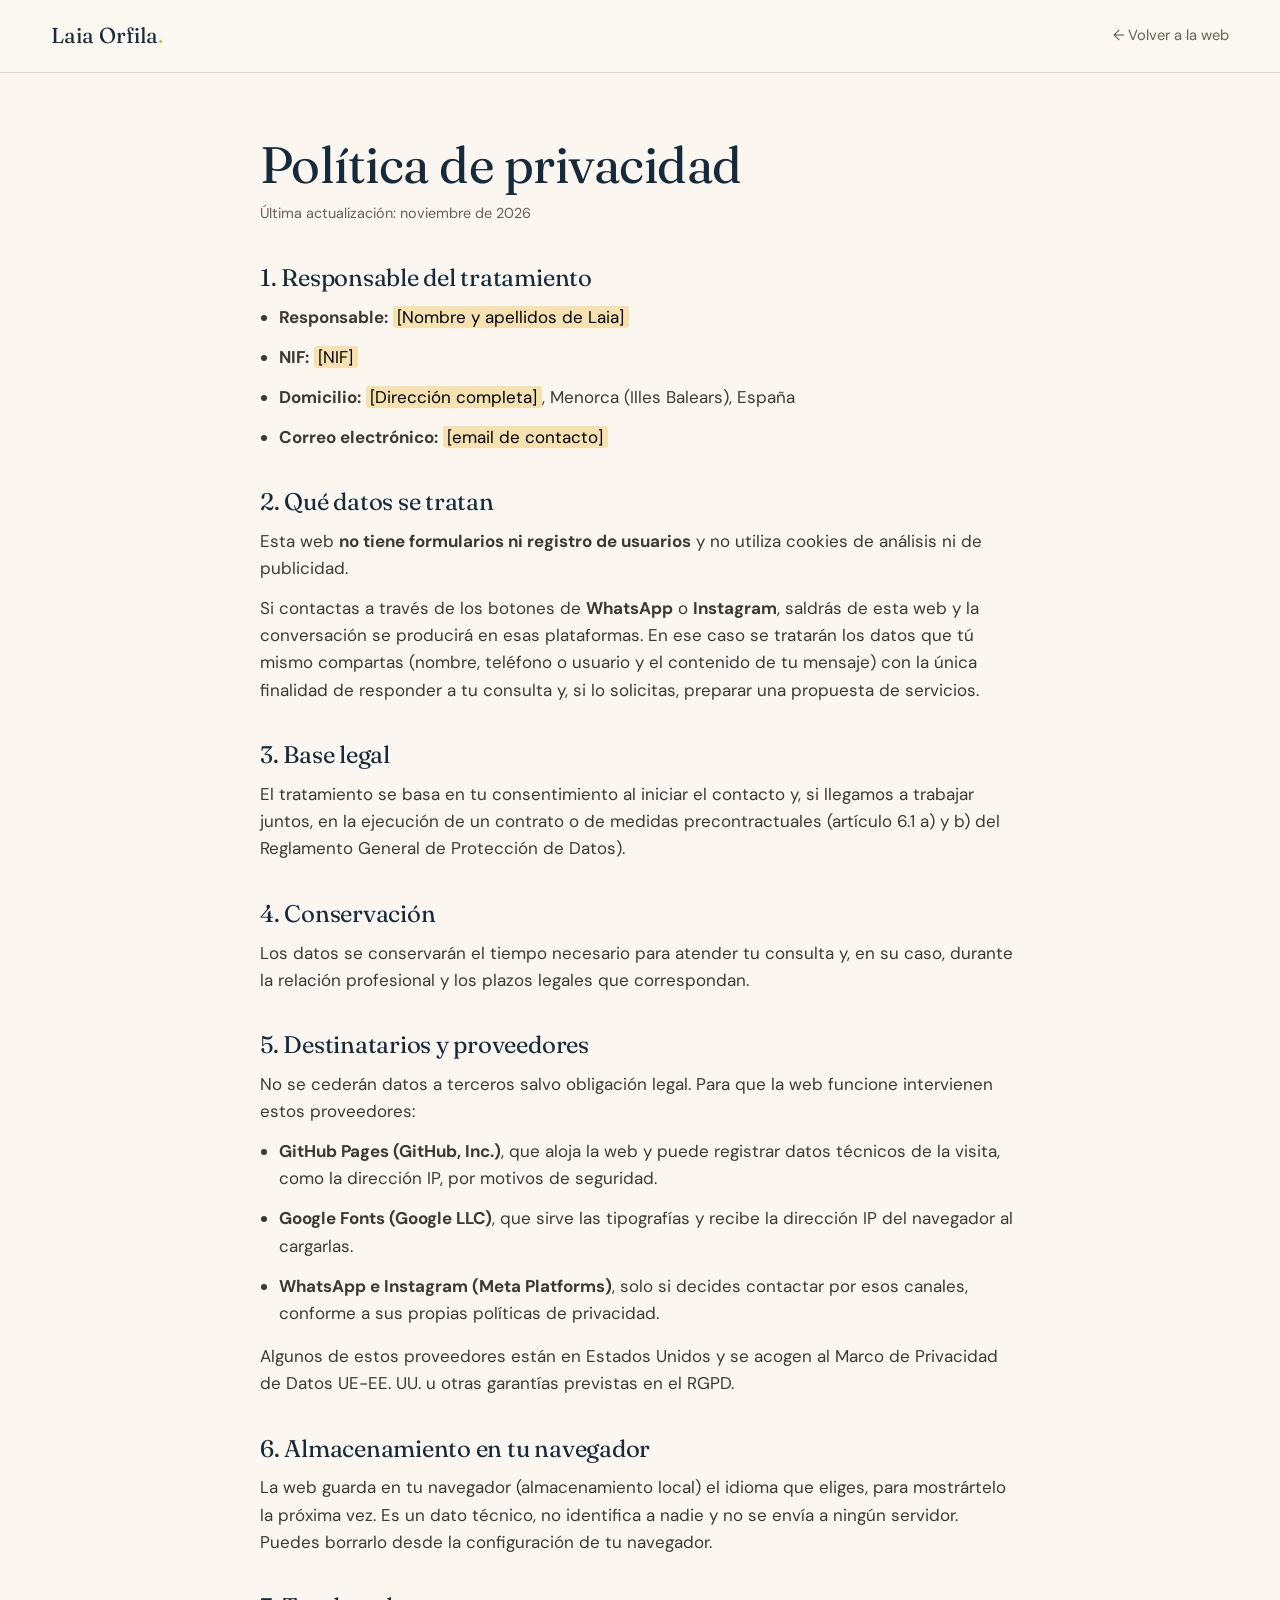
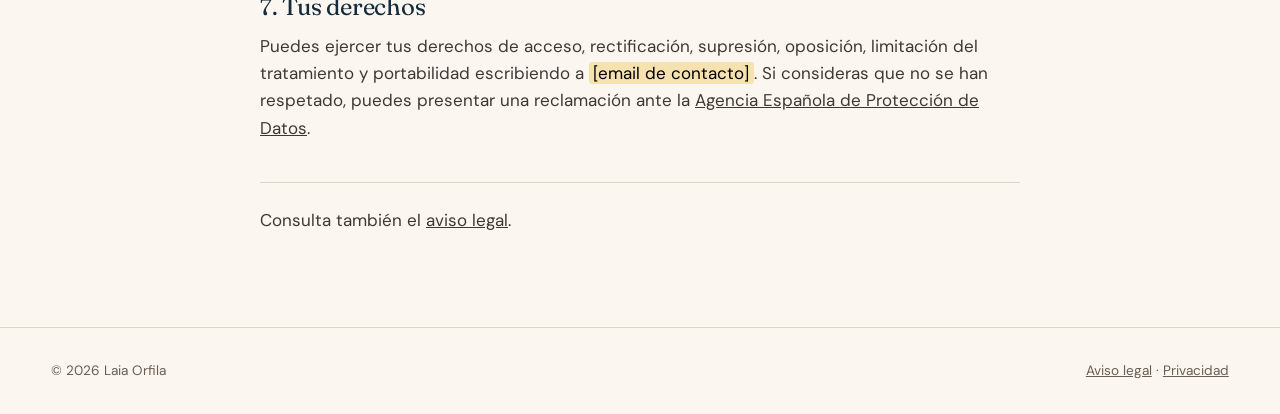
<file: privacidad.html>
<!DOCTYPE html>
<html lang="es">
<head>
<meta charset="UTF-8">
<meta name="viewport" content="width=device-width, initial-scale=1">
<title>Política de privacidad · Laia Orfila</title>
<meta name="robots" content="noindex, follow">
<meta name="theme-color" content="#152A3B">
<link rel="icon" href="data:image/svg+xml,%3Csvg xmlns='http://www.w3.org/2000/svg' viewBox='0 0 64 64'%3E%3Crect width='64' height='64' rx='14' fill='%23152A3B'/%3E%3Ctext x='32' y='46' font-family='Georgia,serif' font-size='40' text-anchor='middle' fill='%23E0AE4C'%3EL%3C/text%3E%3C/svg%3E">
<link rel="preconnect" href="https://fonts.googleapis.com">
<link rel="preconnect" href="https://fonts.gstatic.com" crossorigin>
<link href="https://fonts.googleapis.com/css2?family=Fraunces:opsz,wght@9..144,300;9..144,400;9..144,600&family=DM+Sans:wght@400;500;600&display=swap" rel="stylesheet">
<link rel="stylesheet" href="css/estilos.css">
</head>
<body class="legal">
<!-- BORRADOR: completar los datos marcados en amarillo y revisar con un profesional antes de publicar.
     Cuando las tipografías se alojen en la propia web, eliminar el apartado de Google Fonts. -->
<nav class="scrolled"><div class="wrap"><a href="./" class="logo">Laia Orfila<span>.</span></a><a href="./" class="back">← Volver a la web</a></div></nav>

<main class="wrap legal-body">
  <h1>Política de privacidad</h1>
  <p class="upd">Última actualización: noviembre de 2026</p>

  <h2>1. Responsable del tratamiento</h2>
  <ul>
    <li><strong>Responsable:</strong> <mark>[Nombre y apellidos de Laia]</mark></li>
    <li><strong>NIF:</strong> <mark>[NIF]</mark></li>
    <li><strong>Domicilio:</strong> <mark>[Dirección completa]</mark>, Menorca (Illes Balears), España</li>
    <li><strong>Correo electrónico:</strong> <mark>[email de contacto]</mark></li>
  </ul>

  <h2>2. Qué datos se tratan</h2>
  <p>Esta web <strong>no tiene formularios ni registro de usuarios</strong> y no utiliza cookies de análisis ni de publicidad.</p>
  <p>Si contactas a través de los botones de <strong>WhatsApp</strong> o <strong>Instagram</strong>, saldrás de esta web y la conversación se producirá en esas plataformas. En ese caso se tratarán los datos que tú mismo compartas (nombre, teléfono o usuario y el contenido de tu mensaje) con la única finalidad de responder a tu consulta y, si lo solicitas, preparar una propuesta de servicios.</p>

  <h2>3. Base legal</h2>
  <p>El tratamiento se basa en tu consentimiento al iniciar el contacto y, si llegamos a trabajar juntos, en la ejecución de un contrato o de medidas precontractuales (artículo 6.1 a) y b) del Reglamento General de Protección de Datos).</p>

  <h2>4. Conservación</h2>
  <p>Los datos se conservarán el tiempo necesario para atender tu consulta y, en su caso, durante la relación profesional y los plazos legales que correspondan.</p>

  <h2>5. Destinatarios y proveedores</h2>
  <p>No se cederán datos a terceros salvo obligación legal. Para que la web funcione intervienen estos proveedores:</p>
  <ul>
    <li><strong>GitHub Pages (GitHub, Inc.)</strong>, que aloja la web y puede registrar datos técnicos de la visita, como la dirección IP, por motivos de seguridad.</li>
    <li><strong>Google Fonts (Google LLC)</strong>, que sirve las tipografías y recibe la dirección IP del navegador al cargarlas.</li>
    <li><strong>WhatsApp e Instagram (Meta Platforms)</strong>, solo si decides contactar por esos canales, conforme a sus propias políticas de privacidad.</li>
  </ul>
  <p>Algunos de estos proveedores están en Estados Unidos y se acogen al Marco de Privacidad de Datos UE-EE. UU. u otras garantías previstas en el RGPD.</p>

  <h2>6. Almacenamiento en tu navegador</h2>
  <p>La web guarda en tu navegador (almacenamiento local) el idioma que eliges, para mostrártelo la próxima vez. Es un dato técnico, no identifica a nadie y no se envía a ningún servidor. Puedes borrarlo desde la configuración de tu navegador.</p>

  <h2>7. Tus derechos</h2>
  <p>Puedes ejercer tus derechos de acceso, rectificación, supresión, oposición, limitación del tratamiento y portabilidad escribiendo a <mark>[email de contacto]</mark>. Si consideras que no se han respetado, puedes presentar una reclamación ante la <a href="https://www.aepd.es" target="_blank" rel="noopener">Agencia Española de Protección de Datos</a>.</p>

  <p class="see">Consulta también el <a href="aviso-legal.html">aviso legal</a>.</p>
</main>

<footer><div class="wrap"><span>© 2026 Laia Orfila</span><span><a href="aviso-legal.html">Aviso legal</a> · <a href="privacidad.html">Privacidad</a></span></div></footer>
</body>
</html>
</file>
<file: css/estilos.css>
/* Portfolio Laia Orfila · estilos */
:root{
  /* Paleta Laia: 1 Azul Menorca · 2 Arena · 3 Dorado */
  --sea:#2C5A7E; --sand:#EFE5D6; --sun:#E0AE4C;
  --paper:#FBF7F0; --ink:#152A3B; --muted:#6A5E53; --line:#DFD3C2;
  --clay:var(--sea);
  --serif:'Fraunces',Georgia,serif; --sans:'DM Sans',system-ui,sans-serif;
}
*{box-sizing:border-box;margin:0;padding:0}
html{scroll-behavior:smooth;scroll-padding-top:80px}
body{background:var(--paper);color:var(--ink);font:400 17px/1.6 var(--sans);-webkit-font-smoothing:antialiased}
a{color:inherit}
img{max-width:100%;display:block}
.wrap{width:min(1180px,92vw);margin:auto}
h1,h2,h3{font-family:var(--serif);font-weight:400;line-height:1.08;letter-spacing:-.01em}
h1{font-size:clamp(2.6rem,6.2vw,5.2rem)}
h2{font-size:clamp(2rem,4vw,3.2rem)}
h3{font-size:1.5rem}
em{font-style:italic;color:var(--sea);background:linear-gradient(transparent 64%,rgba(224,174,76,.55) 64%);padding:0 .08em}
.eyebrow{font:600 .75rem/1 var(--sans);letter-spacing:.16em;text-transform:uppercase;color:var(--muted);display:flex;gap:.8rem;align-items:center}
.eyebrow b{color:#7E5A10;font-weight:600} /* dorado oscuro: contraste AA sobre fondos claros */
.cases .eyebrow b,.edu .eyebrow b{color:var(--sun)}
.btn{display:inline-flex;align-items:center;gap:.6rem;padding:.95rem 1.5rem;border-radius:99px;font-weight:600;font-size:.95rem;text-decoration:none;transition:.25s}
.btn-dark{background:var(--sun);color:var(--ink)}

.links a.btn-dark{color:var(--ink)}

.btn-line{border:1px solid var(--ink)}

section{padding:clamp(4.5rem,10vw,8rem) 0}
.tbd{outline:1px dashed var(--sun);outline-offset:3px}

/* Nav */
nav{position:sticky;top:0;z-index:20;background:rgba(251,248,243,.85);backdrop-filter:blur(10px);border-bottom:1px solid transparent;transition:.3s}
nav.scrolled{border-color:var(--line)}
nav .wrap{display:flex;justify-content:space-between;align-items:center;height:72px}
.logo{font-family:var(--serif);font-size:1.35rem;text-decoration:none}
.logo span{color:var(--sun)}
.links{display:flex;gap:2rem;align-items:center;font-size:.92rem}
.links a{text-decoration:none;color:var(--muted)}

.links .btn{padding:.6rem 1.1rem}
@media(max-width:1100px){.links{gap:.85rem}}
@media(max-width:820px){.links a:not(.btn){display:none}}

/* Idioma */
.lang{display:flex;gap:2px;padding:3px;border:1px solid var(--line);border-radius:99px}
.lang button{border:0;background:none;font:600 .75rem var(--sans);letter-spacing:.08em;padding:.42rem .62rem;border-radius:99px;color:var(--muted);cursor:pointer;transition:.2s}

.lang button[aria-pressed="true"]{background:var(--ink);color:var(--paper)}
@media(max-width:820px){.links{gap:.8rem}}

/* Hero */
.hero{padding-top:clamp(3rem,7vw,6rem)}
.hero-grid{display:grid;grid-template-columns:1.25fr .75fr;gap:clamp(2rem,5vw,5rem);align-items:end}
.hero p.lead{font-size:1.2rem;color:var(--muted);max-width:34rem;margin:1.8rem 0 2.4rem}
.cta-row{display:flex;gap:.8rem;flex-wrap:wrap}
.photo{aspect-ratio:4/5;border-radius:220px 220px 14px 14px;background:linear-gradient(170deg,#A9BEDA 0%,#2C5A7E 48%,#E3CDAE 80%,#E0AE4C 100%);position:relative;overflow:hidden}
.photo.has-img{background:none}
.photo>img{width:100%;height:100%;object-fit:cover;display:block}
.case-visual>img{position:absolute;inset:0;width:100%;height:100%;object-fit:cover}
.photo.has-img::after{display:none}
.photo::after{content:attr(data-label);position:absolute;inset:auto 0 1.2rem;text-align:center;font-size:.78rem;letter-spacing:.12em;text-transform:uppercase;color:#fff;opacity:.9}
.hero-meta{display:flex;gap:2.5rem;margin-top:3.5rem;padding-top:1.5rem;border-top:1px solid var(--line);font-size:.9rem;color:var(--muted)}
.hero-meta strong{display:block;font-family:var(--serif);font-size:1.6rem;font-weight:400;color:var(--ink)}
@media(max-width:820px){.hero-grid{grid-template-columns:1fr}.photo{max-width:340px}}

/* Clients strip */
.clients{padding:2.2rem 0;border-block:1px solid var(--line);background:var(--sand)}
.clients .wrap{display:flex;gap:1rem 3rem;align-items:center;flex-wrap:wrap}
.clients small{font-size:.75rem;letter-spacing:.14em;text-transform:uppercase;color:var(--muted)}
.clients ul{display:flex;flex-wrap:wrap;gap:.6rem 2.6rem;list-style:none;font-family:var(--serif);font-size:1.25rem}

/* Method */
.split{display:grid;grid-template-columns:.9fr 1.1fr;gap:clamp(2rem,6vw,6rem)}
.quote{font-family:var(--serif);font-size:clamp(1.3rem,2.2vw,1.7rem);line-height:1.35;margin-top:2rem;padding-left:1.4rem;border-left:3px solid var(--sun)}
.quote small{display:block;font:500 .85rem var(--sans);color:var(--muted);margin-top:.8rem}
.steps{list-style:none;counter-reset:s}
.steps li{counter-increment:s;display:grid;grid-template-columns:3.5rem 1fr;padding:1.6rem 0;border-top:1px solid var(--line)}
.steps li:last-child{border-bottom:1px solid var(--line)}
.steps li::before{content:"0" counter(s);font-family:var(--serif);color:var(--sea);font-size:1.1rem}
.steps h3{font-size:1.3rem;margin-bottom:.35rem}
.steps p{color:var(--muted)}
@media(max-width:820px){.split{grid-template-columns:1fr}}

/* Cases */
.cases{background:var(--ink);color:var(--paper)}
.cases .eyebrow{color:#A9BCCB}
.cases-head{display:flex;justify-content:space-between;align-items:end;gap:2rem;flex-wrap:wrap;margin-bottom:3.5rem}
.cases-head p{max-width:26rem;color:#A9BCCB}
.case{display:grid;grid-template-columns:1fr 1.1fr;gap:clamp(1.5rem,5vw,4.5rem);padding:3rem 0;border-top:1px solid #2E4659;align-items:center}
.case-visual{aspect-ratio:16/11;border-radius:12px;position:relative;overflow:hidden;display:flex;align-items:flex-end;padding:1.4rem}
.case-visual span{font-size:.75rem;letter-spacing:.12em;text-transform:uppercase;color:rgba(255,255,255,.85)}
.v1{background:linear-gradient(135deg,#2C5A7E,#A9BEDA 60%,#EFE5D6)}
.v2{background:linear-gradient(135deg,#8C6E52,#D9C3A4 55%,#F3EADC)}
.v3{background:linear-gradient(135deg,#1E3F5A,#E0AE4C 70%,#F4DFA9)}
.tag{display:inline-block;font-size:.75rem;letter-spacing:.1em;text-transform:uppercase;color:var(--sun);margin-bottom:1rem}
.case h3{font-size:clamp(1.6rem,2.6vw,2.2rem);margin-bottom:1rem}
.case p{color:#C9D4DD;margin-bottom:1.2rem}
.chips{display:flex;flex-wrap:wrap;gap:.5rem;margin-bottom:1.4rem}
.chips li{list-style:none;font-size:.8rem;padding:.35rem .8rem;border:1px solid #3B566B;border-radius:99px}
.result{display:flex;gap:2rem;padding-top:1.2rem;border-top:1px solid #2E4659}
.result strong{display:block;font-family:var(--serif);font-weight:400;font-size:1.7rem;color:var(--paper)}
.result div{font-size:.85rem;color:#A9BCCB}
.result{flex-wrap:wrap}
.result .src{flex-basis:100%;font-size:.75rem;color:#7F95A6;margin-top:-.6rem}
.cases .tbd{outline-color:var(--sun)}
.case:nth-of-type(even) .case-visual{order:2}
.phone-scene{background:linear-gradient(150deg,#EFE5D6,#E3CDAE);align-items:center;justify-content:center;padding:0}
.phone{height:88%;aspect-ratio:9/18.5;border-radius:26px;background:#0E1E2A;padding:6px;transform:rotate(-4deg);box-shadow:0 30px 60px -25px rgba(21,42,59,.7);position:relative;z-index:1}
.screen{position:relative;width:100%;height:100%;border-radius:21px;overflow:hidden;background:url(../img/vielha-reel.webp) center/cover;display:flex;flex-direction:column;justify-content:flex-end;padding:12% 9%}
.screen::before{content:"";position:absolute;inset:0;background:linear-gradient(transparent 35%,rgba(14,30,42,.85))}
.screen>*{position:relative}
.pill{position:absolute;top:7%;left:9%;font:600 clamp(.65rem,.9vw,.72rem) var(--sans);font-style:normal;background:var(--sun);color:var(--ink);padding:.25rem .6rem;border-radius:99px}
.ttl{font:400 clamp(.85rem,1.5vw,1.2rem)/1.15 var(--serif);color:#fff;margin-bottom:.7rem}
.stats{display:flex;gap:.8rem}
.stats i{display:flex;align-items:center;gap:.25rem;font:600 clamp(.68rem,.9vw,.75rem) var(--sans);font-style:normal;color:#fff}
.stats svg{width:14px;height:14px;fill:var(--sun)}
.case .q{position:absolute;z-index:2;max-width:29%;background:#fff;color:var(--ink);display:flex;gap:.5rem;align-items:flex-start;font:500 clamp(.68rem,1vw,.8rem)/1.35 var(--sans);padding:.6rem .85rem;border-radius:14px;box-shadow:0 12px 28px -14px rgba(21,42,59,.45);margin:0}
.q::before{content:"";flex:0 0 16px;height:16px;border-radius:50%;background:linear-gradient(135deg,var(--sea),var(--sun));margin-top:.1rem}
.q1{left:3%;top:12%;border-bottom-right-radius:4px}
.q2{right:3%;top:34%;border-bottom-left-radius:4px}
.q3{left:5%;bottom:14%;border-bottom-right-radius:4px}
@media(max-width:820px){.case{grid-template-columns:1fr}.case:nth-of-type(even) .case-visual{order:0}}

/* Services */
.svc-grid{display:grid;grid-template-columns:repeat(3,1fr);gap:1px;background:var(--line);border:1px solid var(--line);margin-top:3.5rem}
.svc{background:var(--paper);padding:2.2rem 2rem 2.4rem;transition:.3s}

.svc .n{font-family:var(--serif);color:var(--sea)}
.svc h3{font-size:1.4rem;margin:1.4rem 0 .7rem}
.svc p{color:var(--muted);font-size:.95rem}
@media(max-width:900px){.svc-grid{grid-template-columns:1fr 1fr}}
@media(max-width:600px){.svc-grid{grid-template-columns:1fr}}

/* About */
.about{background:var(--sand)}
.about .split{align-items:center}
.about .photo{border-radius:14px;aspect-ratio:4/5;max-width:440px}
.about p{color:var(--muted);margin-top:1.2rem;max-width:34rem}
.about p strong{color:var(--ink);font-weight:500}

/* Final CTA */
.final{text-align:center}
.final h2{max-width:16ch;margin:1.2rem auto 1.4rem}
.final p{color:var(--muted);max-width:32rem;margin:0 auto 2.4rem}
.final .eyebrow{justify-content:center}
.final .cta-row{justify-content:center}

footer{border-top:1px solid var(--line);padding:2rem 0;font-size:.85rem;color:var(--muted)}
footer .wrap{display:flex;justify-content:space-between;gap:1rem;flex-wrap:wrap}

/* Casos: reto / estrategia / resultado */
.rer{display:grid;gap:.9rem;margin-bottom:1.3rem}
.rer div{color:#C9D4DD;font-size:.98rem}
.rer b,.result .lbl{display:block;font:600 .75rem/1 var(--sans);letter-spacing:.14em;text-transform:uppercase;color:var(--sun);margin-bottom:.35rem}
.result .lbl{flex-basis:100%;margin-bottom:-.7rem}
.result>div:not(.lbl):not(.src){flex:1 1 0;min-width:7.5rem}

/* Red Lube */
.net .split{align-items:center}
.net-lead{color:var(--muted);margin:1.4rem 0 1.8rem;max-width:34rem;font-size:1.08rem}
.pillars{list-style:none;display:grid;gap:1.1rem;margin-bottom:2rem}
.pillars li{padding-left:1.4rem;border-left:3px solid var(--sun);color:var(--muted);font-size:.95rem}
.pillars strong{display:block;font-family:var(--serif);font-weight:400;font-size:1.2rem;color:var(--ink)}
.net-cta{display:flex;gap:1.4rem;align-items:center;flex-wrap:wrap;padding:1.4rem 1.6rem;background:var(--sand);border-radius:14px}
.net-cta p{flex:1 1 16rem;font-size:.98rem}
.map svg{width:100%;height:auto}
.map .land{fill:var(--sand);stroke:var(--line);stroke-width:2}
.map .dot{fill:var(--sun);stroke:var(--ink);stroke-width:2}
.map .pulse{fill:var(--sun);opacity:.5;transform-box:fill-box;transform-origin:center;animation:pulse 2.4s ease-out infinite}
.map text{font:600 15px var(--sans);fill:var(--ink)}
@keyframes pulse{from{transform:scale(1);opacity:.55}to{transform:scale(3.2);opacity:0}}

/* Aprende conmigo */
.edu{background:var(--sea);color:var(--paper)}
.edu .eyebrow{color:#C9D8E4}
.edu-grid{display:grid;grid-template-columns:1fr 1fr;gap:1.4rem;margin-top:3rem}
.edu-card{display:flex;flex-direction:column;gap:1rem;padding:2.4rem;border-radius:18px;text-decoration:none;background:rgba(255,255,255,.07);border:1px solid rgba(255,255,255,.18);transition:transform .3s,background .3s}

.edu-card .k{font:600 .75rem var(--sans);letter-spacing:.14em;text-transform:uppercase;color:var(--sun)}
.edu-card h3{font-size:clamp(1.5rem,2.4vw,2rem)}
.edu-card p{color:#D5E0E8;flex:1}
.edu-card .more{font-weight:600;font-size:.92rem}
.edu-card.eco{background:var(--sun);color:var(--ink);border-color:var(--sun)}

.edu-card.eco .k{color:var(--ink);opacity:.7}
.edu-card.eco p{color:var(--ink)}
.edu-card.eco h3 b{font-weight:600;background:var(--ink);color:var(--sun);padding:0 .3em;border-radius:6px}
@media(max-width:820px){.edu-grid{grid-template-columns:1fr}}
@media(prefers-reduced-motion:reduce){.map .pulse{animation:none}}

/* Menú móvil */
.menu-btn{display:none;flex-direction:column;align-items:center;justify-content:center;gap:4px;width:42px;height:42px;border:1px solid var(--line);border-radius:50%;background:none;cursor:pointer}
.menu-btn span{width:17px;height:2px;background:var(--ink);border-radius:2px;transition:.25s}
.menu-btn[aria-expanded="true"] span:nth-child(1){transform:translateY(6px) rotate(45deg)}
.menu-btn[aria-expanded="true"] span:nth-child(2){opacity:0}
.menu-btn[aria-expanded="true"] span:nth-child(3){transform:translateY(-6px) rotate(-45deg)}
.mnav{position:absolute;top:100%;left:0;right:0;background:var(--paper);border-bottom:1px solid var(--line);padding:.6rem 5vw 1.4rem;display:grid;box-shadow:0 20px 30px -20px rgba(21,42,59,.35)}
.mnav[hidden]{display:none}
.mnav a{padding:.85rem 0;font-family:var(--serif);font-size:1.35rem;text-decoration:none;border-bottom:1px solid var(--line)}
.mnav a:last-child{border:0}
@media(max-width:820px){.menu-btn{display:flex}.links .btn{display:none}}
@media(min-width:821px){.mnav{display:none!important}}

/* WhatsApp flotante (móvil) */
.wa-float{display:none}
@media(max-width:820px){.wa-float{display:flex;position:fixed;right:16px;bottom:16px;z-index:30;width:56px;height:56px;border-radius:50%;background:var(--sun);border:2px solid var(--paper);align-items:center;justify-content:center;box-shadow:0 10px 24px -8px rgba(0,0,0,.45);transform:translateY(100px);transition:transform .35s,background .2s}.wa-float.show{transform:none}}
.wa-float svg{width:30px;height:30px;fill:var(--ink);transition:fill .2s}.wa-float:active{background:var(--ink)}.wa-float:active svg{fill:var(--sun)}

/* Test */
.quiz-head{text-align:center;max-width:40rem;margin:0 auto 2.6rem}
.quiz-head .eyebrow{justify-content:center}
.quiz-head h2{margin:1.2rem 0 1rem}
.quiz-head p{color:var(--muted)}
.qz-card{max-width:760px;margin:auto;background:var(--ink);color:var(--paper);border-radius:22px;padding:clamp(1.6rem,5vw,3rem);min-height:330px}
.qz-top{display:flex;align-items:center;gap:1rem;font-size:.75rem;letter-spacing:.12em;text-transform:uppercase;color:#A9BCCB}
.qz-bar{flex:1;height:4px;background:rgba(255,255,255,.15);border-radius:4px;overflow:hidden}
.qz-bar i{display:block;height:100%;background:var(--sun);transition:width .4s}
.qz-card h3{font-size:clamp(1.4rem,3vw,2.1rem);margin:1.8rem 0 2rem}
.qz-opts{display:flex;gap:.8rem;flex-wrap:wrap}
.qz-opts button{flex:1 1 7rem;padding:1rem;border-radius:12px;border:1px solid rgba(255,255,255,.25);background:none;color:var(--paper);font:600 1rem var(--sans);cursor:pointer;transition:.2s}.qz-opts button:focus-visible{background:var(--sun);color:var(--ink);border-color:var(--sun);outline:none}
.qz-res{display:flex;gap:2rem;align-items:center;flex-wrap:wrap}
.qz-score{font:400 1.4rem var(--serif);color:#A9BCCB}
.qz-score b{font-size:4.5rem;font-weight:400;color:var(--sun)}
.qz-score small{display:block;font:500 .72rem var(--sans);letter-spacing:.12em;text-transform:uppercase}
.qz-res>div:last-child{flex:1 1 18rem}
.qz-card .qz-res h3{margin:0 0 .5rem}
.qz-res p{color:#C9D4DD}
.qz-card h4{font:600 .72rem var(--sans);letter-spacing:.14em;text-transform:uppercase;color:var(--sun);margin:2rem 0 .8rem}
.qz-tips{list-style:none;display:grid;gap:.6rem;margin-bottom:2rem}
.qz-tips li{padding-left:1.5rem;position:relative;color:#DCE5EC}
.qz-tips li::before{content:"→";position:absolute;left:0;color:var(--sun)}
.btn-ghost{background:none;border:1px solid rgba(255,255,255,.4);color:var(--paper);cursor:pointer;font-family:var(--sans)}


/* Reveal */
.r{opacity:0;transform:translateY(24px);transition:opacity .8s ease,transform .8s ease}
.r.in{opacity:1;transform:none}
@media(prefers-reduced-motion:reduce){.r{opacity:1;transform:none;transition:none}html{scroll-behavior:auto}}

/* Accesibilidad */
.skip{position:absolute;left:1rem;top:-60px;z-index:100;background:var(--ink);color:var(--paper);padding:.7rem 1.1rem;border-radius:8px;text-decoration:none;font-weight:600;transition:top .2s}
.skip:focus{top:1rem}
a:focus-visible,button:focus-visible{outline:2px solid var(--sun);outline-offset:3px;border-radius:6px}
#contenido:focus{outline:none}
footer a{color:inherit}

/* Páginas legales */
.legal nav{position:sticky}
.legal nav .wrap{display:flex;justify-content:space-between;align-items:center;height:72px}
.legal .back{font-size:.92rem;color:var(--muted);text-decoration:none}

.legal-body{max-width:760px;padding:4rem 0 5rem}
.legal-body h1{font-size:clamp(2.2rem,5vw,3.2rem);margin-bottom:.6rem}
.legal-body .upd{color:var(--muted);font-size:.9rem;margin-bottom:2.5rem}
.legal-body h2{font-size:1.5rem;margin:2.4rem 0 .8rem}
.legal-body p,.legal-body li{color:#3E3833;margin-bottom:.8rem}
.legal-body ul{padding-left:1.2rem;margin-bottom:1rem}
.legal-body mark{background:#F6E2B0;padding:0 .25em;border-radius:3px}
.legal-body .see{margin-top:2.5rem;padding-top:1.5rem;border-top:1px solid var(--line)}

/* Efectos al pasar el ratón: solo en dispositivos con ratón (en pantallas táctiles se quedaban fijos) */
@media(hover:hover) and (pointer:fine){
.btn-dark:hover{background:var(--ink);color:var(--paper)}
.btn-dark:hover,.links a.btn-dark:hover{color:#E0AE4C}
.btn-line:hover{background:var(--ink);color:var(--paper)}
.links a:hover{color:var(--ink)}
.lang button:hover{color:var(--ink)}
.svc:hover{background:var(--sand)}
.edu-card:hover{transform:translateY(-4px);background:rgba(255,255,255,.12)}
.edu-card.eco:hover{background:#E8BC64}
.wa-float:hover{background:var(--ink)}
.wa-float:hover svg{fill:var(--sun)}
.qz-opts button:hover{background:var(--sun);color:var(--ink);border-color:var(--sun);outline:none}
.btn-ghost:hover{background:var(--paper);color:var(--ink)}
.legal .back:hover{color:var(--ink)}
}

/* Respuesta al tocar en pantallas táctiles */
@media(hover:none){
.btn:active,.qz-opts button:active,.edu-card:active,.wa-float:active{transform:scale(.97)}
.qz-opts button:active{background:var(--sun);color:var(--ink);border-color:var(--sun)}
}

/* Móvil: zonas táctiles más grandes, textos legibles y pie visible bajo el botón de WhatsApp */
@media(max-width:820px){
.lang button{padding:.75rem .55rem;font-size:.78rem}
.menu-btn{width:44px;height:44px}
footer{padding-bottom:6.5rem}
footer a{display:inline-block;padding:.65rem 0}
}

/* Ilustración de Vielha en móviles pequeños: móvil a la izquierda y preguntas en columna */
@media(max-width:480px){
.phone-scene{aspect-ratio:1/1;justify-content:flex-start;padding-left:7%}
.phone{height:84%}
.case .q{max-width:47%;left:auto;right:4%}
.q1{top:7%}.q2{top:35%}.q3{top:67%;bottom:auto}
}

/* Cifras bajo la portada: en móviles pequeños pasan a dos líneas para no desbordar */
@media(max-width:480px){
.hero-meta{flex-wrap:wrap;gap:1.1rem 1.8rem}
.hero-meta strong{font-size:1.4rem}
}
/* Nombres de cuenta largos (@...) pueden partirse en móviles estrechos */
.result>div{min-width:0;overflow-wrap:anywhere}
</file>
